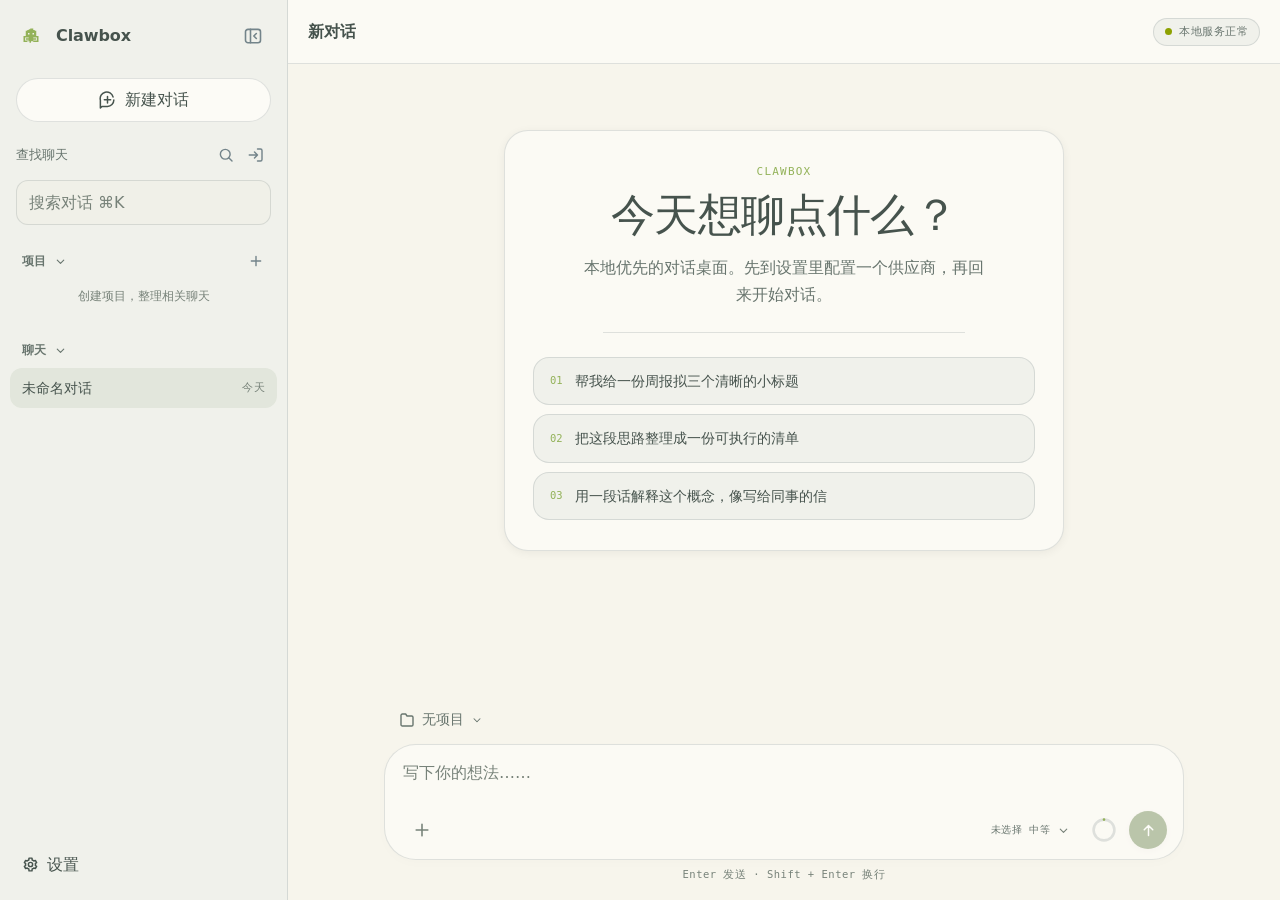
<file: index.html>
<!doctype html>
<html lang="zh-CN">
  <head>
    <meta charset="UTF-8" />
    <!-- 首帧 favicon / theme-color 回退：与 themes/base-themes.js 浅色基线一致（pear/canvas-mid）；主题激活后由 theme.js 按当前主题动态同步 -->
    <link rel="icon" href="data:image/svg+xml,%3Csvg xmlns='http://www.w3.org/2000/svg' viewBox='0 0 24 24'%3E%3Cpath fill='%2393B259' fill-rule='evenodd' clip-rule='evenodd' d='M9 3h2V2h4v2h2v1h2v7h3v8h-7v-1h-3v2h-2v-2H7v1H2v-8h3V5h2V4h2V3Z M8 8h2v2H8V8Z M14 8h2v2h-2V8Z M4 14h5v1H5v2h4v1H4v-4Z M20 14h-5v1h4v2h-4v1h5v-4Z'/%3E%3C/svg%3E" />
    <meta name="viewport" content="width=device-width, initial-scale=1.0, viewport-fit=cover" />
    <meta name="theme-color" content="#F7F5EC" />
    <meta name="color-scheme" content="light dark" />
    <meta name="description" content="Clawbox GPT — 纯前端静态版 AI 对话" />
    <title>Clawbox GPT</title>
    <script type="module" crossorigin src="./assets/app-Dd8olPHl.js?v=stream-fix-20260906"></script>
    <link rel="modulepreload" crossorigin href="./assets/TrustedIcon-B8cI1nMr.js">
    <link rel="stylesheet" crossorigin href="./assets/TrustedIcon-BhQZFpcX.css">
  </head>
  <body>
    <div id="app"></div>
    <noscript>Clawbox 需要 JavaScript 才能运行。请启用 JavaScript 后刷新页面。</noscript>
  </body>
</html>
</file>
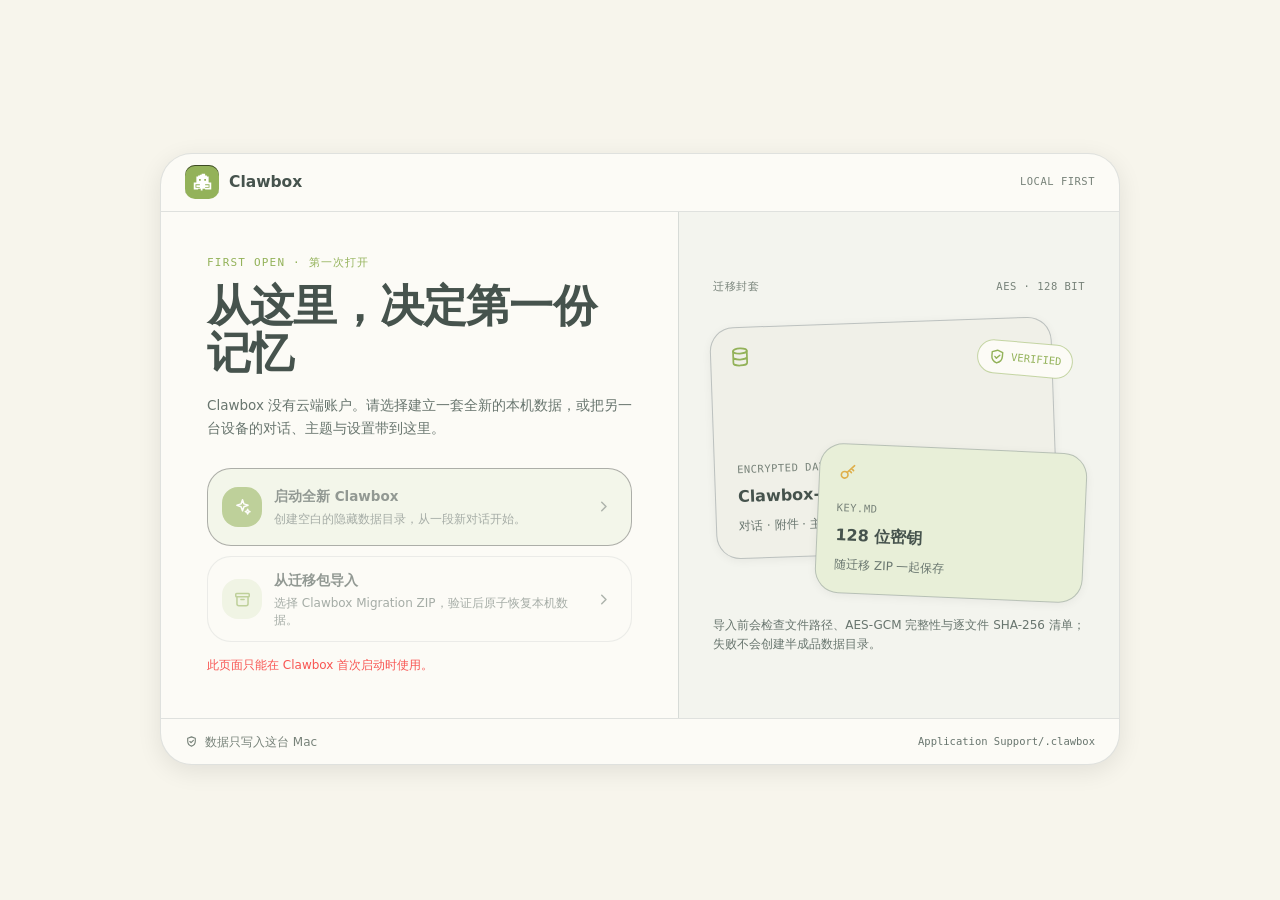
<file: onboarding.html>
<!doctype html>
<html lang="zh-CN">
  <head>
    <meta charset="UTF-8" />
    <!-- 首帧 favicon / theme-color 回退：与 themes/base-themes.js 浅色基线一致（pear/canvas-mid）；主题激活后由 theme.js 按当前主题动态同步 -->
    <link rel="icon" href="data:image/svg+xml,%3Csvg xmlns='http://www.w3.org/2000/svg' viewBox='0 0 24 24'%3E%3Cpath fill='%2393B259' fill-rule='evenodd' clip-rule='evenodd' d='M9 3h2V2h4v2h2v1h2v7h3v8h-7v-1h-3v2h-2v-2H7v1H2v-8h3V5h2V4h2V3Z M8 8h2v2H8V8Z M14 8h2v2h-2V8Z M4 14h5v1H5v2h4v1H4v-4Z M20 14h-5v1h4v2h-4v1h5v-4Z'/%3E%3C/svg%3E" />
    <meta name="viewport" content="width=device-width, initial-scale=1.0, viewport-fit=cover" />
    <meta name="theme-color" content="#F7F5EC" />
    <meta name="color-scheme" content="light dark" />
    <meta name="description" content="Clawbox GPT 首次启动" />
    <title>Clawbox GPT</title>
    <script type="module" crossorigin src="./assets/onboarding-DaSNv_ai.js"></script>
    <link rel="modulepreload" crossorigin href="./assets/TrustedIcon-B8cI1nMr.js">
    <link rel="stylesheet" crossorigin href="./assets/TrustedIcon-BhQZFpcX.css">
    <link rel="stylesheet" crossorigin href="./assets/onboarding-D6ukPRXK.css">
  </head>
  <body class="onboarding-page">
    <div id="app"></div>
    <noscript>Clawbox 需要 JavaScript 才能完成首次启动。</noscript>
  </body>
</html>
</file>
<file: assets/TrustedIcon-BhQZFpcX.css>
:root{--motion-sidebar: .24s;--font-ui: -apple-system, BlinkMacSystemFont, "SF Pro Text", "PingFang SC", "Microsoft YaHei", system-ui, sans-serif;--archive-w: 288px;--settings-index-w: 264px;--toolbar-h: 64px;--message-max-w: 800px;--settings-max-w: 940px;--composer-max-h: 160px;--size-display-lg: 44px;--lh-display-lg: 1.08;--ls-display-lg: -.8px;--size-display: 32px;--lh-display: 1.14;--ls-display: -.5px;--size-title: 21px;--lh-title: 1.22;--ls-title: -.2px;--size-title-sm: 16px;--lh-title-sm: 1.3;--ls-title-sm: -.1px;--size-headline: 15.5px;--lh-headline: 1.35;--ls-headline: -.1px;--size-body: 16px;--lh-body: 1.7;--ls-body: 0px;--size-body-sm: 13.5px;--lh-body-sm: 1.5;--ls-body-sm: 0px;--size-caption: 12px;--lh-caption: 1.4;--ls-caption: .1px;--size-eyebrow: 11px;--lh-eyebrow: 1.2;--ls-eyebrow: 1.2px;--size-meta: 10.5px;--lh-meta: 1.3;--ls-meta: .5px;--size-code: 13px;--lh-code: 1.55;--size-blockquote: 15px;--lh-blockquote: 1.6;--ls-blockquote: 0px;--canvas-start: #F7F5EC;--canvas-mid: #F7F5EC;--canvas-end: #F7F5EC;--surface-content: #FCFBF6;--surface-elevated: #F0F0E8;--paper-subtle: #F0F1EB;--paper-raised: #FCFBF6;--label: #46534D;--label-secondary: #68756E;--label-tertiary: #778279;--pear: #93B259;--pear-hover: #000000;--on-pear: #FFFFFF;--brand-logo: #93B259;--on-brand-logo: #FFFFFF;--user-bubble-bg: #E9EDDF;--user-bubble-border: #93B259;--on-user-bubble: #46534D;--accent: #93B259;--accent-hover: #A6C56A;--accent-pressed: #7F9E48;--accent-soft: #E8EFD8;--context: #93B259;--context-soft: #E8EFD8;--context-strong: #A6C56A;--fill-selected: #E2E6DC;--focus-ring: #93B259;--on-accent: #FFFFFF;--separator: rgba(92,106,114,.18);--separator-strong: rgba(92,106,114,.35);--destructive: #F85552;--warning: #DFAF4B;--success: #8DA101;--shadow-ink: rgba(0,0,0,.055);--shadow-ink-strong: rgba(0,0,0,.09);--vignette: rgba(0,0,0,0);--control-highlight: #000000;--control-highlight-strong: #000000;--control-shadow: #000000;--control-hover: #E6E9E1;--overlay-scrim: #000000;--overlay-text: #000000;--overlay-control: #000000;--overlay-shadow: #000000;--image-fill: #000000;--group-color-1: #000000;--group-color-2: #000000;--group-color-3: #000000;--group-color-4: #000000;--group-color-5: #000000;--grain-opacity: 0;--ambient-glow: rgba(0,0,0,0);--glass-bg: rgba(255,255,255,.08);--glass-strong-bg: rgba(255,255,255,.14);--rainbow-alpha: 0;--rainbow-alpha-active: 0;--rainbow: conic-gradient(#A7C080,#D699B6,#E67E80,#A7C080);--code-bg: #F2E9D3;--code-border: #D9DED3;--code-inline-bg: #E7EBE0;--code-inline-text: #46534D;--syntax-plain: #5C6A72;--syntax-comment: #82918A;--syntax-keyword: #D65D5D;--syntax-string: #8DA101;--syntax-constant: #B57614;--syntax-entity: #AF5F87;--syntax-variable: #5C6A72;--syntax-list: #93B259;--syntax-quote: #DFAF4B;--syntax-invalid: #F85552;--font-display: "New York", ui-serif, "Songti SC", "Noto Serif SC", Georgia, serif;--font-body: "New York", ui-serif, "Songti SC", "Noto Serif SC", Georgia, serif;--font-mono: "SF Mono", ui-monospace, SFMono-Regular, Menlo, Consolas, monospace;--font-code: "SF Mono", ui-monospace, SFMono-Regular, Menlo, Consolas, monospace;--radius-xs: 12px;--radius-sm: 16px;--radius-md: 24px;--radius-lg: 32px;--radius-capsule: 999px;--paper-shadow: 0 2px 10px var(--shadow-ink);--paper-shadow-raised: 0 6px 24px var(--shadow-ink-strong);--motion-quick: .15s;--motion-normal: .22s;--motion-panel: .3s;--ease-out: cubic-bezier(.22,1,.36,1);--ease-spring: cubic-bezier(.34,1.56,.64,1);--effort-panel: #F5EDDA;--effort-panel-ink: #5C6A72;--effort-track: #E5E2D4;--effort-accent: #93B259;--effort-accent-2: #93B259;--effort-max-accent: #D65DB1;--effort-max-start: #967D68;--effort-accent-soft: #E8EFD8;--effort-thumb: #FFFFFF;--effort-dot: #98A19B;--assistant-bubble-bg: #FFF9E8;--assistant-bubble-border: #000000;--btn-primary: #617D43;--btn-primary-hover: #526D37;--btn-primary-pressed: #455D2E;--on-btn-primary: #FFFFFF;--send-btn: #617D43;--send-btn-hover: #526D37;--send-btn-pressed: #455D2E;--on-send-btn: #FFFFFF;--icon-btn-ink: #73848A;--icon-btn-ink-hover: #5C6A72;--icon-btn-hover-bg: #E6E9E1;--canvas: var(--canvas-mid);--paper: var(--surface-content);--ink: var(--label);--ink-soft: var(--label-secondary);--ink-muted: var(--label-tertiary);--line: var(--separator);--line-soft: var(--separator);--line-strong: var(--separator-strong);--danger: var(--destructive);--accent-contrast: var(--on-accent)}:root[data-scheme=dark]{--canvas-start: #232A2E;--canvas-mid: #232A2E;--canvas-end: #232A2E;--surface-content: #2D353B;--surface-elevated: #343F44;--paper-subtle: #2D353B;--paper-raised: #343F44;--label: #D3C6AA;--label-secondary: #A7A995;--label-tertiary: #7F897E;--pear: #A7C080;--pear-hover: #000000;--on-pear: #FFFFFF;--brand-logo: #A7C080;--on-brand-logo: #FFFFFF;--user-bubble-bg: #3A4540;--user-bubble-border: #A7C080;--on-user-bubble: #D3C6AA;--accent: #A7C080;--accent-hover: #B7D08F;--accent-pressed: #8FAE6B;--accent-soft: #3A4540;--context: #A7C080;--context-soft: #3A4540;--context-strong: #B7D08F;--fill-selected: #38433D;--focus-ring: #A7C080;--on-accent: #FFFFFF;--separator: rgba(211,198,170,.18);--separator-strong: rgba(211,198,170,.35);--destructive: #E67E80;--warning: #DBBC7F;--success: #A7C080;--shadow-ink: rgba(0,0,0,.055);--shadow-ink-strong: rgba(0,0,0,.09);--vignette: rgba(0,0,0,0);--control-highlight: #000000;--control-highlight-strong: #000000;--control-shadow: #000000;--control-hover: #39433F;--overlay-scrim: #000000;--overlay-text: #000000;--overlay-control: #000000;--overlay-shadow: #000000;--image-fill: #000000;--group-color-1: #000000;--group-color-2: #000000;--group-color-3: #000000;--group-color-4: #000000;--group-color-5: #000000;--grain-opacity: 0;--ambient-glow: rgba(0,0,0,0);--glass-bg: rgba(255,255,255,.08);--glass-strong-bg: rgba(255,255,255,.14);--rainbow-alpha: 0;--rainbow-alpha-active: 0;--rainbow: conic-gradient(#A7C080,#D699B6,#E67E80,#A7C080);--code-bg: #202629;--code-border: #465149;--code-inline-bg: #35403A;--code-inline-text: #D3C6AA;--syntax-plain: #D3C6AA;--syntax-comment: #859289;--syntax-keyword: #E67E80;--syntax-string: #A7C080;--syntax-constant: #DBBC7F;--syntax-entity: #D699B6;--syntax-variable: #D3C6AA;--syntax-list: #A7C080;--syntax-quote: #DBBC7F;--syntax-invalid: #E67E80;--font-display: "New York", ui-serif, "Songti SC", "Noto Serif SC", Georgia, serif;--font-body: "New York", ui-serif, "Songti SC", "Noto Serif SC", Georgia, serif;--font-mono: "SF Mono", ui-monospace, SFMono-Regular, Menlo, Consolas, monospace;--font-code: "SF Mono", ui-monospace, SFMono-Regular, Menlo, Consolas, monospace;--radius-xs: 12px;--radius-sm: 16px;--radius-md: 24px;--radius-lg: 32px;--radius-capsule: 999px;--paper-shadow: 0 2px 10px var(--shadow-ink);--paper-shadow-raised: 0 6px 24px var(--shadow-ink-strong);--motion-quick: .15s;--motion-normal: .22s;--motion-panel: .3s;--ease-out: cubic-bezier(.22,1,.36,1);--ease-spring: cubic-bezier(.34,1.56,.64,1);--effort-panel: #343F44;--effort-panel-ink: #D3C6AA;--effort-track: #48514D;--effort-accent: #A7C080;--effort-accent-2: #A7C080;--effort-max-accent: #D65DB1;--effort-max-start: #967D68;--effort-accent-soft: #3A4540;--effort-thumb: #FFFFFF;--effort-dot: #7F897E;--assistant-bubble-bg: #343F44;--assistant-bubble-border: #000000;--btn-primary: #A7C080;--btn-primary-hover: #B7D08F;--btn-primary-pressed: #8FAE6B;--on-btn-primary: #253024;--send-btn: #A7C080;--send-btn-hover: #B7D08F;--send-btn-pressed: #8FAE6B;--on-send-btn: #253024;--icon-btn-ink: #A7A995;--icon-btn-ink-hover: #D3C6AA;--icon-btn-hover-bg: #39433F;--canvas: var(--canvas-mid);--paper: var(--surface-content);--ink: var(--label);--ink-soft: var(--label-secondary);--ink-muted: var(--label-tertiary);--line: var(--separator);--line-soft: var(--separator);--line-strong: var(--separator-strong);--danger: var(--destructive);--accent-contrast: var(--on-accent)}@media(prefers-color-scheme:dark){:root:not([data-scheme=light]){--canvas-start: #232A2E;--canvas-mid: #232A2E;--canvas-end: #232A2E;--surface-content: #2D353B;--surface-elevated: #343F44;--paper-subtle: #2D353B;--paper-raised: #343F44;--label: #D3C6AA;--label-secondary: #A7A995;--label-tertiary: #7F897E;--pear: #A7C080;--pear-hover: #000000;--on-pear: #FFFFFF;--brand-logo: #A7C080;--on-brand-logo: #FFFFFF;--user-bubble-bg: #3A4540;--user-bubble-border: #A7C080;--on-user-bubble: #D3C6AA;--accent: #A7C080;--accent-hover: #B7D08F;--accent-pressed: #8FAE6B;--accent-soft: #3A4540;--context: #A7C080;--context-soft: #3A4540;--context-strong: #B7D08F;--fill-selected: #38433D;--focus-ring: #A7C080;--on-accent: #FFFFFF;--separator: rgba(211,198,170,.18);--separator-strong: rgba(211,198,170,.35);--destructive: #E67E80;--warning: #DBBC7F;--success: #A7C080;--shadow-ink: rgba(0,0,0,.055);--shadow-ink-strong: rgba(0,0,0,.09);--vignette: rgba(0,0,0,0);--control-highlight: #000000;--control-highlight-strong: #000000;--control-shadow: #000000;--control-hover: #39433F;--overlay-scrim: #000000;--overlay-text: #000000;--overlay-control: #000000;--overlay-shadow: #000000;--image-fill: #000000;--group-color-1: #000000;--group-color-2: #000000;--group-color-3: #000000;--group-color-4: #000000;--group-color-5: #000000;--grain-opacity: 0;--ambient-glow: rgba(0,0,0,0);--glass-bg: rgba(255,255,255,.08);--glass-strong-bg: rgba(255,255,255,.14);--rainbow-alpha: 0;--rainbow-alpha-active: 0;--rainbow: conic-gradient(#A7C080,#D699B6,#E67E80,#A7C080);--code-bg: #202629;--code-border: #465149;--code-inline-bg: #35403A;--code-inline-text: #D3C6AA;--syntax-plain: #D3C6AA;--syntax-comment: #859289;--syntax-keyword: #E67E80;--syntax-string: #A7C080;--syntax-constant: #DBBC7F;--syntax-entity: #D699B6;--syntax-variable: #D3C6AA;--syntax-list: #A7C080;--syntax-quote: #DBBC7F;--syntax-invalid: #E67E80;--font-display: "New York", ui-serif, "Songti SC", "Noto Serif SC", Georgia, serif;--font-body: "New York", ui-serif, "Songti SC", "Noto Serif SC", Georgia, serif;--font-mono: "SF Mono", ui-monospace, SFMono-Regular, Menlo, Consolas, monospace;--font-code: "SF Mono", ui-monospace, SFMono-Regular, Menlo, Consolas, monospace;--radius-xs: 12px;--radius-sm: 16px;--radius-md: 24px;--radius-lg: 32px;--radius-capsule: 999px;--paper-shadow: 0 2px 10px var(--shadow-ink);--paper-shadow-raised: 0 6px 24px var(--shadow-ink-strong);--motion-quick: .15s;--motion-normal: .22s;--motion-panel: .3s;--ease-out: cubic-bezier(.22,1,.36,1);--ease-spring: cubic-bezier(.34,1.56,.64,1);--effort-panel: #343F44;--effort-panel-ink: #D3C6AA;--effort-track: #48514D;--effort-accent: #A7C080;--effort-accent-2: #A7C080;--effort-max-accent: #D65DB1;--effort-max-start: #967D68;--effort-accent-soft: #3A4540;--effort-thumb: #FFFFFF;--effort-dot: #7F897E;--assistant-bubble-bg: #343F44;--assistant-bubble-border: #000000;--btn-primary: #A7C080;--btn-primary-hover: #B7D08F;--btn-primary-pressed: #8FAE6B;--on-btn-primary: #253024;--send-btn: #A7C080;--send-btn-hover: #B7D08F;--send-btn-pressed: #8FAE6B;--on-send-btn: #253024;--icon-btn-ink: #A7A995;--icon-btn-ink-hover: #D3C6AA;--icon-btn-hover-bg: #39433F;--canvas: var(--canvas-mid);--paper: var(--surface-content);--ink: var(--label);--ink-soft: var(--label-secondary);--ink-muted: var(--label-tertiary);--line: var(--separator);--line-soft: var(--separator);--line-strong: var(--separator-strong);--danger: var(--destructive);--accent-contrast: var(--on-accent)}}*,*:before,*:after{box-sizing:border-box}html,body{margin:0;padding:0;height:100%}html{-webkit-text-size-adjust:100%;text-size-adjust:100%}body{--control-hover: color-mix(in srgb, var(--label) 7%, transparent);--icon-btn-hover-bg: var(--control-hover);--radius-xs: 12px;--radius-sm: 16px;--radius-md: 24px;--radius-lg: 32px;--shadow-ink: rgb(0 0 0 / .055);--shadow-ink-strong: rgb(0 0 0 / .09);--paper-shadow: 0 2px 10px var(--shadow-ink);--paper-shadow-raised: 0 6px 24px var(--shadow-ink-strong);font-family:var(--font-ui);font-size:var(--size-body);line-height:var(--lh-body);color:var(--label);background-color:var(--canvas-mid);-webkit-font-smoothing:antialiased;-moz-osx-font-smoothing:grayscale;overflow:hidden}#app{height:100%}.visually-hidden{position:absolute!important;width:1px!important;height:1px!important;padding:0!important;margin:-1px!important;overflow:hidden!important;clip:rect(0,0,0,0)!important;white-space:nowrap!important;border:0!important}.app-canvas{position:relative;min-height:100%;background:var(--canvas-mid)}html.transparency-mode .archive-drawer,html.transparency-mode .settings-index{background:var(--appearance-panel-bg, var(--surface-content));backdrop-filter:var(--appearance-backdrop-filter, none);-webkit-backdrop-filter:var(--appearance-backdrop-filter, none)}html.transparency-mode .message-entry.user .message-paper{backdrop-filter:var(--appearance-backdrop-filter, none);-webkit-backdrop-filter:var(--appearance-backdrop-filter, none)}html.transparency-mode .mobile-nav{background:var(--appearance-panel-bg, var(--surface-content));backdrop-filter:var(--appearance-backdrop-filter, none);-webkit-backdrop-filter:var(--appearance-backdrop-filter, none)}h1,h2,h3,h4,h5,h6,p,figure,blockquote,dl,dd{margin:0}ul,ol{margin:0;padding:0}img,svg,video{display:block;max-width:100%}button,input,textarea,select{font:inherit;color:inherit}button{cursor:pointer;background:none;border:none;padding:0}a{color:var(--context);text-decoration:none;text-underline-offset:3px;text-decoration-thickness:1px}a:hover{text-decoration:underline}::selection{background:var(--accent-soft);color:var(--label)}:focus{outline:none}:focus-visible{outline:1.5px solid var(--focus-ring);outline-offset:2px;border-radius:var(--radius-xs);box-shadow:0 0 0 4.5px color-mix(in srgb,var(--focus-ring) 20%,transparent)}::-webkit-scrollbar{width:10px;height:10px}::-webkit-scrollbar-track{background:transparent}::-webkit-scrollbar-thumb{background:var(--separator);border-radius:var(--radius-capsule);border:3px solid transparent;background-clip:padding-box}::-webkit-scrollbar-thumb:hover{background-color:var(--separator-strong);background-clip:padding-box}@media(prefers-reduced-motion:reduce){*,*:before,*:after{animation-duration:.01ms!important;animation-iteration-count:1!important;transition-duration:.01ms!important;scroll-behavior:auto!important}}.app-shell{position:relative;z-index:1;display:grid;grid-template-columns:var(--archive-w) minmax(0,1fr);overflow:hidden;transition:grid-template-columns var(--motion-sidebar) var(--ease-out);height:100vh;height:100dvh}.window-drag-band{position:fixed;top:0;left:0;right:0;height:34px;z-index:60;-webkit-app-region:drag;pointer-events:none;display:none}body.desktop-embed .window-drag-band{display:block}body.desktop-embed .drawer-head{padding-top:44px}body.desktop-embed .stage-header{padding-top:30px;min-height:86px}body.desktop-embed .stage{--stage-top: 86px}.drawer-brand{display:flex;align-items:center;gap:10px;min-width:0}.rail-brand{display:grid;place-items:center;width:30px;height:30px;color:var(--brand-logo);flex:none}.sidebar-footer{display:flex;align-items:center;gap:8px;padding:12px 16px;border-top:1px solid var(--separator)}.sidebar-settings{display:inline-flex;align-items:center;gap:8px;padding:8px 0;color:var(--label-secondary)}.stage-trailing{display:flex;align-items:center;gap:8px;min-width:0}.stage-trailing .focus-settings{display:none}.app-shell[data-archives=collapsed] .focus-settings,.app-shell[data-archives=rail] .focus-settings{display:inline-flex}.archive-drawer{width:var(--archive-w);min-width:0;overflow:hidden;visibility:visible;transition:transform var(--motion-sidebar) var(--ease-out),opacity var(--motion-sidebar) var(--ease-out),visibility 0s;display:flex;flex-direction:column;min-height:0;border-right:1px solid var(--separator);background:color-mix(in srgb,var(--paper-subtle) 55%,var(--canvas-mid))}.drawer-head{display:flex;align-items:center;justify-content:space-between;gap:8px;padding:18px 16px 10px}.drawer-title{font-family:var(--font-ui);font-size:var(--size-title-sm);line-height:var(--lh-title-sm);letter-spacing:var(--ls-title-sm);font-weight:600}.drawer-tools{display:flex;align-items:center;gap:2px}.drawer-search{padding:4px 16px 8px}.drawer-filter{display:flex;gap:4px;padding:2px 16px 10px;border-bottom:1px solid var(--separator)}.filter-chip{flex:1;padding:5px 10px;border-radius:var(--radius-capsule);font-size:var(--size-caption);line-height:var(--lh-caption);letter-spacing:var(--ls-caption);font-weight:500;color:var(--label-secondary);transition:background var(--motion-quick) var(--ease-out),color var(--motion-quick) var(--ease-out)}.filter-chip:hover{background:var(--context-soft);color:var(--label)}.filter-chip[aria-pressed=true]{background:var(--fill-selected);color:var(--context)}.conversation-scroll{flex:1;min-height:0;overflow-y:auto;padding:10px 10px 16px}.list-group{margin-bottom:8px}.group-label{display:flex;align-items:center;gap:8px;padding:12px 8px 6px;font-family:var(--font-mono);font-size:var(--size-eyebrow);line-height:var(--lh-eyebrow);letter-spacing:var(--ls-eyebrow);text-transform:uppercase;color:var(--label-secondary);user-select:none}.group-label:after{content:"";flex:1;height:1px;background:var(--separator)}.group-count{font-variant-numeric:tabular-nums;color:var(--label-tertiary)}.stage{grid-column:2;position:relative;display:flex;flex-direction:column;min-width:0;min-height:0;--stage-top: var(--toolbar-h)}.stage-header{position:absolute;top:0;left:0;right:0;z-index:6;display:flex;align-items:center;justify-content:space-between;gap:12px;min-height:var(--stage-top);padding:0 20px;border-bottom:1px solid var(--separator);background:var(--appearance-panel-bg, var(--surface-content));backdrop-filter:var(--appearance-backdrop-filter, none);-webkit-backdrop-filter:var(--appearance-backdrop-filter, none);flex:none}.stage-leading{display:flex;align-items:center;gap:6px;min-width:0}#drawerToggleBtn{display:none}@media(max-width:1040px){#drawerToggleBtn{display:inline-flex}}.app-shell[data-archives=collapsed] #drawerToggleBtn{display:inline-flex}.app-shell[data-archives=collapsed]{grid-template-columns:0px minmax(0,1fr)}.app-shell[data-archives=collapsed] .archive-drawer{transform:translate(-100%);opacity:0;visibility:hidden;transition-delay:0s,0s,var(--motion-sidebar)}.stage-heading{min-width:0}.stage-title{font-family:var(--font-ui);font-size:var(--size-title-sm);line-height:1.25;letter-spacing:var(--ls-title-sm);font-weight:600;white-space:nowrap;overflow:hidden;text-overflow:ellipsis}.stage-actions{display:flex;align-items:center;gap:6px;flex:none}.stage-body{position:relative;flex:1;min-height:0;display:flex;padding-top:var(--stage-top)}.page{display:none;flex:1;min-width:0;min-height:0}.page.page-active{display:flex}.mobile-nav{display:none}#popoverHost{position:fixed;inset:0;z-index:90;pointer-events:none}.popover-layer{position:absolute;inset:0;pointer-events:none}.popover-layer .popover-card{pointer-events:auto}.popover-scrim{position:absolute;inset:0;background:transparent;pointer-events:auto}.popover-layer[data-scrim=off] .popover-scrim{pointer-events:none}.drawer-scrim{display:none}#modalHost{position:fixed;inset:0;z-index:120;pointer-events:none}#lightbox{position:fixed;inset:0;z-index:150;display:none}#lightbox.lightbox-open{display:grid;place-items:center}@media(prefers-reduced-motion:reduce){.app-shell{transition:none}.archive-drawer,.drawer-scrim{transition:opacity .1s var(--ease-out)}}body.prefers-reduced-motion .app-shell,body.prefers-reduced-motion .archive-drawer,body.prefers-reduced-motion .drawer-scrim{transition:none}.app-shell[data-show-archives=false] .stage{grid-column:1}:root{--compact-rail-w: 56px}.compact-rail{position:absolute;inset:0 auto 0 0;z-index:4;width:var(--compact-rail-w);padding:18px 8px 12px;display:flex;flex-direction:column;align-items:center;gap:16px;background:var(--paper-subtle);border-right:1px solid var(--separator);opacity:0;visibility:hidden;transition:opacity var(--motion-sidebar) var(--ease-out),visibility 0s var(--motion-sidebar)}.rail-spacer{flex:1}.app-shell[data-archives=collapsed]{grid-template-columns:var(--compact-rail-w) minmax(0,1fr)}.app-shell[data-archives=collapsed] .compact-rail,.app-shell[data-archives=rail] .compact-rail{opacity:1;visibility:visible;transition-delay:0s}.compact-rail[inert]{opacity:0;visibility:hidden;pointer-events:none}.app-shell[data-show-archives=false] .compact-rail{display:none}.archive-drawer{background:var(--paper-subtle)}.sidebar-new{display:flex;align-items:center;justify-content:center;gap:8px;min-height:44px;margin:14px 16px 18px;border:1px solid var(--separator);border-radius:var(--radius-md);background:var(--surface-content);color:var(--label)}.sidebar-list-heading{display:flex;align-items:center;padding:0 16px 6px;color:var(--label-secondary);font-size:13px}.sidebar-list-heading>span{flex:1}.sidebar-list-heading .icon-btn{width:30px;height:30px}.sidebar-footer{padding:10px;border-top:0;gap:4px}.sidebar-settings{flex:1;padding:12px;border-radius:var(--radius-sm);color:var(--label);transition:background var(--motion-quick) var(--ease-out)}.drawer-filter{border:0}.filter-chip{border-radius:var(--radius-sm)}.filter-chip[aria-pressed=true]{color:var(--label)}.group-label{font-family:var(--font-ui);letter-spacing:0}.group-label:after{display:none}body.desktop-embed .compact-rail{padding-top:44px}@media(hover:hover)and (pointer:fine){.sidebar-settings:hover,.sidebar-new:hover{background:var(--control-hover)}}@media(min-width:721px){.app-shell[data-archives] #drawerToggleBtn{display:none}}@media(prefers-reduced-motion:reduce){.compact-rail{transition:none}}.rail-expand{position:relative}.rail-brand-mark,.rail-expand-mark{position:absolute;display:grid;place-items:center}.rail-brand-mark{color:var(--brand-logo)}.rail-expand-mark{opacity:0}.rail-expand:focus-visible .rail-brand-mark{opacity:0}.rail-expand:focus-visible .rail-expand-mark{opacity:1}@media(hover:hover)and (pointer:fine){.rail-expand:hover .rail-brand-mark{opacity:0}.rail-expand:hover .rail-expand-mark{opacity:1}}.paper-panel{position:relative;background:var(--appearance-panel-bg, var(--surface-content));backdrop-filter:var(--appearance-backdrop-filter, none);-webkit-backdrop-filter:var(--appearance-backdrop-filter, none);border:.8px solid var(--separator);border-radius:var(--radius-md);box-shadow:var(--paper-shadow)}.paper-panel[data-tone=subtle]{background:var(--paper-subtle);box-shadow:none}.paper-panel[data-tone=raised]{background:var(--paper-raised);border-radius:var(--radius-lg);box-shadow:var(--paper-shadow-raised)}.btn{display:inline-flex;align-items:center;justify-content:center;gap:7px;min-height:40px;padding:7px 16px;border-radius:var(--radius-xs);font-size:var(--size-caption);line-height:1;letter-spacing:var(--ls-caption);font-weight:600;color:var(--label);white-space:nowrap;transition:background var(--motion-quick) var(--ease-out),color var(--motion-quick) var(--ease-out),box-shadow var(--motion-quick) var(--ease-out),transform var(--motion-quick) var(--ease-out),opacity var(--motion-quick) var(--ease-out)}.btn:active:not(:disabled){transform:translateY(.5px) scale(.99)}.btn:disabled{opacity:.42;cursor:not-allowed}.btn-primary{background:var(--btn-primary);color:var(--on-btn-primary);box-shadow:0 2px 8px var(--shadow-ink)}.btn-primary:hover:not(:disabled){background:var(--btn-primary-hover)}.btn-primary:active:not(:disabled){background:var(--btn-primary-pressed)}.btn-secondary{background:var(--surface-elevated);border:.8px solid var(--separator)}.btn-secondary:hover:not(:disabled){background:var(--fill-selected)}.btn-plain{color:var(--label-secondary)}.btn-plain:hover:not(:disabled){background:var(--context-soft);color:var(--label)}.btn-destructive{color:var(--destructive);background:color-mix(in srgb,var(--destructive) 13%,transparent)}.btn-destructive:hover:not(:disabled){background:color-mix(in srgb,var(--destructive) 19%,transparent)}.btn-ghost{border:.8px solid var(--separator);background:transparent;color:var(--label-secondary)}.btn-ghost:hover:not(:disabled){color:var(--label);border-color:var(--separator-strong)}.icon-btn{display:inline-flex;align-items:center;justify-content:center;width:36px;height:36px;flex:none;border-radius:var(--radius-xs);color:var(--icon-btn-ink);transition:background var(--motion-quick) var(--ease-out),color var(--motion-quick) var(--ease-out),opacity var(--motion-quick) var(--ease-out)}.icon-btn:hover:not(:disabled){background:color-mix(in srgb,var(--label) 8%,transparent);color:var(--icon-btn-ink-hover)}.icon-btn:active:not(:disabled){background:var(--fill-selected)}.icon-btn[aria-pressed=true],.icon-btn.is-selected{color:var(--context);background:var(--fill-selected)}.icon-btn:disabled{opacity:.42;cursor:not-allowed}.icon-btn.danger:hover:not(:disabled){background:color-mix(in srgb,var(--destructive) 13%,transparent);color:var(--destructive)}.icon-btn.small{width:30px;height:30px}.field{width:100%;min-height:38px;padding:8px 12px;border:.8px solid var(--separator);border-radius:var(--radius-xs);background:var(--surface-elevated);color:var(--label);caret-color:var(--context);transition:border-color var(--motion-quick) var(--ease-out),box-shadow var(--motion-quick) var(--ease-out)}.field::placeholder{color:var(--label-tertiary)}.field:hover:not(:focus){border-color:var(--separator-strong)}.field:focus-visible{outline:none;border-color:var(--focus-ring);box-shadow:0 0 0 1.5px var(--focus-ring),0 0 0 5px color-mix(in srgb,var(--focus-ring) 20%,transparent)}textarea.field{resize:vertical;line-height:1.5}.field-label{display:block;font-family:var(--font-mono);font-size:var(--size-eyebrow);line-height:var(--lh-eyebrow);letter-spacing:var(--ls-eyebrow);text-transform:uppercase;color:var(--label-secondary);margin-bottom:7px}.field-help{font-size:var(--size-body-sm);line-height:1.45;color:var(--label-tertiary);margin-top:6px}.field-row{display:flex;gap:10px}.field-row>*{flex:1;min-width:0}.form-section{padding:18px 0;border-bottom:1px solid var(--separator)}.form-section:last-child{border-bottom:none}.select-field{appearance:none;padding-right:32px;background-image:linear-gradient(45deg,transparent 50%,var(--label-secondary) 50%),linear-gradient(135deg,var(--label-secondary) 50%,transparent 50%);background-position:calc(100% - 16px) 55%,calc(100% - 11px) 55%;background-size:5px 5px;background-repeat:no-repeat}.toggle-zone{display:flex;align-items:center;justify-content:space-between;gap:14px;padding:10px 0}.toggle-label{font-size:var(--size-body-sm);line-height:1.45;color:var(--label)}.toggle-hint{font-size:var(--size-caption);line-height:1.4;color:var(--label-tertiary)}.toggle{position:relative;width:42px;height:26px;flex:none;border-radius:var(--radius-capsule);background:var(--paper-subtle);border:.8px solid var(--separator);transition:background var(--motion-quick) var(--ease-out),border-color var(--motion-quick) var(--ease-out)}.toggle:after{content:"";position:absolute;top:2.5px;left:3px;width:19px;height:19px;border-radius:50%;background:var(--surface-elevated);box-shadow:0 1px 3px var(--shadow-ink);transition:transform var(--motion-normal) var(--ease-spring)}.toggle[aria-checked=true]{background:var(--pear);border-color:var(--pear)}.toggle[aria-checked=true]:after{transform:translate(15px)}.segmented{display:inline-flex;padding:3px;gap:2px;border-radius:var(--radius-sm);background:var(--paper-subtle);border:.8px solid var(--separator)}.segment{min-height:30px;padding:5px 14px;border-radius:var(--radius-xs);font-size:var(--size-caption);font-weight:500;letter-spacing:var(--ls-caption);color:var(--label-secondary);transition:background var(--motion-quick) var(--ease-out),color var(--motion-quick) var(--ease-out)}.segment:hover{color:var(--label)}.segment[aria-pressed=true]{background:var(--surface-elevated);color:var(--label);font-weight:600;box-shadow:0 1px 4px var(--shadow-ink)}.badge{display:inline-flex;align-items:center;gap:5px;padding:3px 9px;border-radius:var(--radius-capsule);font-family:var(--font-mono);font-size:var(--size-meta);line-height:var(--lh-meta);letter-spacing:var(--ls-meta);font-variant-numeric:tabular-nums;color:var(--context);background:var(--context-soft);max-width:220px}.badge span{overflow:hidden;text-overflow:ellipsis;white-space:nowrap}.status-pill{display:inline-flex;align-items:center;gap:7px;min-height:28px;padding:4px 11px;border-radius:var(--radius-capsule);border:.8px solid var(--separator);font-family:var(--font-mono);font-size:var(--size-meta);line-height:var(--lh-meta);letter-spacing:var(--ls-meta);color:var(--label-secondary);background:var(--paper-subtle);font-variant-numeric:tabular-nums}.status-dot{width:7px;height:7px;border-radius:50%;flex:none;background:var(--label-tertiary)}.status-dot[data-tone=checking]{background:var(--warning)}.status-dot[data-tone=ok]{background:var(--success)}.status-dot[data-tone=down]{background:var(--destructive)}.conversation-item{position:relative;display:block;width:100%;text-align:left;padding:9px 10px 9px 14px;border-radius:var(--radius-sm);transition:background var(--motion-quick) var(--ease-out)}.conversation-item:hover{background:var(--context-soft)}.conversation-item+.conversation-item{margin-top:4px}.conversation-item.is-selected{background:var(--fill-selected)}.conversation-item:focus-visible{outline:2px solid var(--context);outline-offset:-2px;box-shadow:none;background:var(--context-soft)}.conversation-item.is-selected:focus-visible{background:var(--fill-selected)}.conv-top{display:flex;align-items:baseline;gap:6px}.conv-title{flex:1;min-width:0;font-family:var(--font-ui);font-size:var(--size-body-sm);line-height:1.35;font-weight:500;white-space:nowrap;overflow:hidden;text-overflow:ellipsis}.conv-pin{flex:none;color:var(--context);display:inline-flex}.conv-live{flex:none;display:inline-flex;align-items:center;color:var(--context)}.conv-meta{display:flex;align-items:center;gap:8px;margin-top:3px;font-family:var(--font-mono);font-size:var(--size-meta);line-height:var(--lh-meta);letter-spacing:var(--ls-meta);font-variant-numeric:tabular-nums;color:var(--label-tertiary)}.conv-meta .conv-model{min-width:0;overflow:hidden;text-overflow:ellipsis;white-space:nowrap}.conv-snapshot{color:var(--warning)}.conv-actions{position:absolute;top:50%;right:8px;transform:translateY(-50%);display:none;padding:0;background:transparent;border:0;box-shadow:none}.conversation-item:hover .conv-actions,.conversation-item:focus-within .conv-actions,.conversation-item.menu-open .conv-actions{display:inline-flex}.empty-list-note{padding:26px 12px;text-align:center;font-size:var(--size-body-sm);line-height:1.6;color:var(--label-tertiary)}.chat-page{flex-direction:column;min-height:0}.message-scroll{flex:1;min-height:0;overflow-y:auto;overscroll-behavior:contain;scroll-behavior:auto}.message-list{max-width:var(--message-max-w);margin:0 auto;padding:26px 24px 30px;display:flex;flex-direction:column;gap:22px}.message-entry{display:flex;flex-direction:column;animation:message-in var(--motion-panel) var(--ease-out) both;content-visibility:auto;contain-intrinsic-size:auto 160px}@keyframes message-in{0%{opacity:0;transform:translateY(4px)}to{opacity:1;transform:none}}.message-entry.branch-switch-instant{animation:none}.message-entry.user{align-items:flex-end}.message-entry.user .message-paper{max-width:86%;padding:11px 16px;color:var(--on-user-bubble);background:var(--user-bubble-bg);border:.8px solid color-mix(in srgb,var(--user-bubble-border) 25%,transparent);border-radius:var(--radius-md) var(--radius-md) 6px var(--radius-md);box-shadow:none;overflow-wrap:break-word}.message-branch-switcher{display:inline-flex;align-items:center;justify-content:center;gap:2px;min-height:28px;margin-top:2px;margin-right:2px;color:var(--label-tertiary);font-family:var(--font-mono);font-size:var(--size-meta);line-height:1;font-variant-numeric:tabular-nums}.message-entry.user .message-branch-switcher{align-self:flex-end}.branch-nav-btn{display:grid;place-items:center;width:28px;height:28px;padding:0;border:0;border-radius:var(--radius-xs);color:var(--label-secondary);background:transparent;transition:color var(--motion-quick) var(--ease-out),background var(--motion-quick) var(--ease-out),transform var(--motion-quick) var(--ease-out)}.branch-nav-btn:hover:not(:disabled){color:var(--context);background:var(--context-soft)}.branch-nav-btn:active:not(:disabled){transform:scale(.92)}.branch-nav-btn:focus-visible{outline:2px solid var(--focus-ring);outline-offset:1px}.branch-nav-btn:disabled{color:var(--label-tertiary);opacity:.42;cursor:default}.branch-count{min-width:42px;padding:0 2px;text-align:center;color:var(--label-secondary)}.message-branch-switcher.is-disabled{opacity:.72}@media(prefers-reduced-motion:reduce){.branch-nav-btn{transition:none}}.message-entry.user .message-body a{color:inherit;text-decoration:underline}.message-entry.assistant{position:relative}.message-entry.assistant .message-body{overflow-wrap:break-word}.message-entry.assistant.is-response-pending .message-body{display:none}.assistant-head{display:flex;align-items:center;gap:9px;margin-bottom:8px}.assistant-glyph{display:inline-flex;align-items:center;justify-content:center;width:24px;height:24px;flex:none;border-radius:var(--radius-xs);background:var(--context-soft);color:var(--context)}.assistant-name{font-family:var(--font-ui);font-size:var(--size-body-sm);line-height:1.25;font-weight:600;letter-spacing:-.1px}.assistant-model{font-family:var(--font-mono);font-size:var(--size-meta);line-height:var(--lh-meta);letter-spacing:var(--ls-meta);color:var(--label-tertiary);font-variant-numeric:tabular-nums;overflow:hidden;text-overflow:ellipsis;white-space:nowrap}.message-meta{display:flex;align-items:center;gap:10px;margin-top:7px;font-family:var(--font-mono);font-size:var(--size-meta);line-height:var(--lh-meta);letter-spacing:var(--ls-meta);color:var(--label-tertiary);font-variant-numeric:tabular-nums}.message-meta .meta-warning{color:var(--warning)}.message-body{font-family:var(--font-body);font-size:var(--size-body);line-height:var(--lh-body);letter-spacing:var(--ls-body);min-width:0;overflow-wrap:break-word}.compress-notice{display:flex;align-items:center;gap:8px;min-height:32px;padding:3px 0;cursor:pointer;color:var(--label-secondary)}.compress-notice:focus-visible{outline:2px solid var(--focus-ring);outline-offset:2px}.compress-notice-icon{display:grid;flex:0 0 18px;width:18px;height:18px;place-items:center;color:var(--context)}.compress-notice.is-error .compress-notice-icon{color:var(--destructive)}.compress-notice.is-running .compress-notice-icon{color:var(--warning)}.compress-notice-title{display:flex;min-width:0;flex:1;align-items:baseline;gap:7px}.compress-notice-action{color:var(--label);font-size:var(--size-body-sm);font-weight:600;white-space:nowrap}.compress-notice-status{flex:none;margin-left:auto;font-size:var(--size-caption);font-variant-numeric:tabular-nums;color:var(--label-tertiary)}.compress-notice-chevron{display:inline-flex;flex:none;color:var(--label-tertiary)}.message-notice{display:inline-flex;align-items:center;gap:7px;padding:7px 14px;border-radius:var(--radius-capsule);border:.8px solid var(--separator);background:var(--paper-subtle);color:var(--label-secondary);font-family:var(--font-mono);font-size:var(--size-caption);letter-spacing:var(--ls-meta)}.message-notice.is-running{color:var(--context);border-color:color-mix(in srgb,var(--context) 30%,transparent)}.message-actions{display:flex;align-items:center;gap:2px;margin-top:4px;opacity:0;transition:opacity var(--motion-quick) var(--ease-out)}.message-entry:hover .message-actions,.message-entry:focus-within .message-actions,.message-actions.always-visible{opacity:1}.message-entry.editing{align-items:stretch;width:100%}.message-editor{background:var(--appearance-panel-bg, var(--surface-content));backdrop-filter:var(--appearance-backdrop-filter, none);-webkit-backdrop-filter:var(--appearance-backdrop-filter, none);border:.8px solid var(--separator);border-radius:var(--radius-md);box-shadow:var(--paper-shadow-raised);padding:13px 12px 9px 16px;transition:border-color var(--motion-quick) var(--ease-out),box-shadow var(--motion-quick) var(--ease-out)}.message-editor:focus-within{border-color:color-mix(in srgb,var(--focus-ring) 62%,transparent);box-shadow:0 0 0 2px color-mix(in srgb,var(--focus-ring) 12%,transparent)}.message-editor.drag-over{border-color:var(--context);box-shadow:0 0 0 3px color-mix(in srgb,var(--context) 16%,transparent),var(--paper-shadow-raised)}.editor-textarea{display:block;width:100%;min-height:132px;max-height:340px;padding:0;border:none;background:transparent;resize:none;font-size:var(--size-body);line-height:1.55;color:var(--label);caret-color:var(--context)}.editor-textarea:focus{outline:none;box-shadow:none}.editor-actions{display:flex;align-items:center;gap:6px;padding-top:8px}.editor-spacer{flex:1}.editor-action-btn{display:grid;place-items:center;width:34px;height:34px;flex:none;border-radius:50%;border:.8px solid var(--separator);color:var(--label-secondary);background:transparent;transition:background var(--motion-quick) var(--ease-out),color var(--motion-quick) var(--ease-out),border-color var(--motion-quick) var(--ease-out),transform var(--motion-quick) var(--ease-out)}.editor-action-btn:hover:not(:disabled){background:var(--context-soft);color:var(--context);border-color:transparent}.editor-action-btn:active:not(:disabled){transform:scale(.94)}.editor-action-btn.cancel:hover:not(:disabled){background:color-mix(in srgb,var(--destructive) 13%,transparent);color:var(--destructive)}.editor-action-btn.primary{width:38px;height:38px;border:none;background:var(--send-btn);color:var(--on-send-btn);box-shadow:0 2px 8px var(--shadow-ink)}.editor-action-btn.primary:hover:not(:disabled){background:var(--send-btn-hover)}.editor-action-btn.primary:active:not(:disabled){background:var(--send-btn-pressed)}.editor-action-btn:disabled{opacity:.42;cursor:default}.message-files{display:flex;flex-direction:column;gap:6px;margin-top:8px}.file-card{display:flex;align-items:center;gap:9px;padding:8px 12px;border-radius:var(--radius-xs);border:.8px solid var(--separator);background:var(--paper-subtle);font-size:var(--size-body-sm);min-width:0}.file-card .file-icon{color:var(--context);flex:none}.file-card .file-name{flex:1;min-width:0;overflow:hidden;text-overflow:ellipsis;white-space:nowrap;font-weight:500}.file-card .file-size{font-family:var(--font-mono);font-size:var(--size-meta);color:var(--label-tertiary);font-variant-numeric:tabular-nums;flex:none}.file-download{display:inline-flex;align-items:center;justify-content:center;width:26px;height:26px;padding:0;border-radius:var(--radius-xs);border:.8px solid var(--separator);background:var(--paper-raised);color:var(--context);cursor:pointer;flex:none;transition:border-color var(--motion-quick) var(--ease-out),color var(--motion-quick) var(--ease-out)}.file-download:hover{border-color:var(--context);color:var(--context-strong)}.message-media{display:flex;flex-direction:column;gap:6px;min-width:0}.message-media .file-name{font-size:var(--size-body-sm);font-weight:500;overflow:hidden;text-overflow:ellipsis;white-space:nowrap}.message-media audio,.message-media video{width:100%;max-width:min(420px,100%);border-radius:var(--radius-xs)}.message-images{display:flex;flex-wrap:wrap;align-items:flex-start;gap:12px;margin-top:10px}.message-image{display:block;max-width:100%;border-radius:var(--radius-xs);overflow:hidden;border:0;background:transparent;box-shadow:none;cursor:zoom-in;padding:0;line-height:0}.message-image img{display:block;max-height:none;max-width:min(420px,100%);width:auto;height:auto;border-radius:inherit}.message-image:focus-visible{outline:2px solid var(--focus-ring);outline-offset:3px}.stream-image-slot{position:relative;width:min(420px,100%);aspect-ratio:1;cursor:default;isolation:isolate}.stream-image-slot:disabled{opacity:1}.image-generation-placeholder,.stream-image-result{position:absolute;inset:0;width:100%;height:100%;border-radius:inherit}.image-generation-placeholder{display:grid;place-items:center;overflow:hidden;color:var(--label-secondary);background:radial-gradient(circle at 28% 24%,color-mix(in srgb,var(--context) 16%,transparent),transparent 34%),linear-gradient(145deg,var(--paper-subtle),color-mix(in srgb,var(--surface-content) 86%,var(--context-soft)));opacity:1;transition:opacity var(--motion-normal) var(--ease-out)}.image-generation-glow{position:absolute;inset:-35%;background:linear-gradient(105deg,transparent 38%,color-mix(in srgb,var(--surface-elevated) 72%,transparent) 50%,transparent 62%);transform:translate(-45%);animation:image-generation-sweep calc(var(--motion-panel) * 8) linear infinite;will-change:transform}.image-generation-label{position:relative;z-index:1;font-family:var(--font-mono);font-size:var(--size-caption);line-height:var(--lh-caption);letter-spacing:var(--ls-meta)}.stream-image-result{max-width:none!important;object-fit:cover;opacity:0;transition:opacity var(--motion-normal) var(--ease-out)}.stream-image-slot.is-ready{cursor:zoom-in}.stream-image-slot.is-ready .stream-image-result{opacity:1}.stream-image-slot.is-ready .image-generation-placeholder{opacity:0;pointer-events:none}.stream-image-slot.is-failed .image-generation-glow{animation:none;opacity:0}@keyframes image-generation-sweep{to{transform:translate(45%)}}@media(prefers-reduced-motion:reduce){.image-generation-glow{animation:none;transform:none;opacity:.35}}.message-error{display:flex;align-items:flex-start;gap:9px;padding:10px 14px;border-radius:var(--radius-xs);border:.8px solid color-mix(in srgb,var(--destructive) 28%,transparent);background:color-mix(in srgb,var(--destructive) 8%,transparent);font-size:var(--size-body-sm);line-height:1.55;color:var(--destructive)}.message-error .retry-link{margin-left:auto;flex:none;font-weight:600;color:var(--destructive);text-decoration:underline;text-underline-offset:3px}.stopped-note{display:inline-flex;align-items:center;gap:7px;margin-right:8px;font-family:var(--font-mono);font-size:var(--size-meta);letter-spacing:var(--ls-meta);color:var(--label-tertiary);font-variant-numeric:tabular-nums}.streaming-dot{display:inline-flex;align-items:center;gap:4px}.response-spinner{display:inline-block;width:13px;height:13px;flex:none;border:1.5px solid color-mix(in srgb,var(--context) 24%,transparent);border-top-color:var(--context);border-radius:50%;animation:response-spin .8s linear infinite}@keyframes response-spin{to{transform:rotate(360deg)}}.streaming-dot i{width:4px;height:4px;border-radius:50%;background:var(--context);animation:dot-pulse 1.1s var(--ease-out) infinite}.streaming-dot i:nth-child(2){animation-delay:.18s}.streaming-dot i:nth-child(3){animation-delay:.36s}@keyframes dot-pulse{0%,to{opacity:.25;transform:scale(.85)}50%{opacity:1;transform:scale(1)}}body.is-streaming *{transition-duration:60ms!important}body.is-streaming .stream-image-result,body.is-streaming .image-generation-placeholder{transition-duration:var(--motion-normal)!important}body.prefers-reduced-motion .streaming-dot i{animation:none}body.prefers-reduced-motion .response-spinner{animation:none;border-color:var(--context);border-right-color:transparent}@media(prefers-reduced-motion:reduce){.streaming-dot i{animation:none}.response-spinner{animation:none;border-color:var(--context);border-right-color:transparent}}.reasoning-sheet{margin:2px 0 16px;background:transparent;color:var(--label-secondary);overflow:visible}.reasoning-toggle{display:inline-flex;align-items:center;gap:6px;width:auto;min-height:32px;padding:4px 6px 4px 0;border-radius:var(--radius-xs);font-family:var(--font-ui);font-size:var(--size-body-sm);font-weight:500;line-height:var(--lh-body-sm);letter-spacing:var(--ls-body-sm);color:var(--label-secondary);text-align:left;transition:color var(--motion-quick) var(--ease-out)}.reasoning-toggle:focus-visible{outline:2px solid var(--focus-ring);outline-offset:2px}.reasoning-mark{display:inline-grid;flex:0 0 18px;width:18px;height:18px;place-items:center;color:var(--context)}.reasoning-icon{display:block}.reasoning-label{color:var(--label);transition:color var(--motion-quick) var(--ease-out)}.reasoning-toggle .chevron{display:inline-flex;color:var(--label-tertiary);transition:transform var(--motion-quick) var(--ease-out)}.reasoning-sheet[data-open=true] .reasoning-toggle .chevron{transform:rotate(90deg)}.reasoning-duration{font-variant-numeric:tabular-nums;color:var(--label-tertiary);font-size:var(--size-caption);font-weight:400;letter-spacing:var(--ls-caption)}.reasoning-content{display:grid;grid-template-rows:0fr;opacity:0;overflow:hidden;transition:grid-template-rows var(--motion-quick) var(--ease-out),opacity var(--motion-quick) var(--ease-out)}.reasoning-sheet[data-open=true] .reasoning-content{grid-template-rows:1fr;opacity:1}.reasoning-body{position:relative;min-height:0;margin-left:8px;padding:6px 0 2px 20px;border-left:1px solid color-mix(in srgb,var(--context) 28%,var(--separator));overflow:visible;font-size:var(--size-body-sm);line-height:1.72;color:var(--label-secondary)}.reasoning-body:before{content:"";position:absolute;top:13px;left:-3px;width:5px;height:5px;border-radius:50%;background:var(--context)}.reasoning-body:empty{padding-block:0;border-left-color:transparent}.reasoning-body:empty:before{display:none}.reasoning-body>:first-child{margin-top:0}.reasoning-body>:last-child{margin-bottom:0}@media(hover:hover)and (pointer:fine){.reasoning-toggle:hover .reasoning-label,.reasoning-toggle:hover .chevron{color:var(--context)}}body.prefers-reduced-motion .reasoning-content,body.prefers-reduced-motion .reasoning-toggle .chevron{transition:opacity var(--motion-quick) var(--ease-out)}@media(prefers-reduced-motion:reduce){.reasoning-content,.reasoning-toggle .chevron{transition:opacity var(--motion-quick) var(--ease-out)}}@media(max-width:720px){.reasoning-toggle{min-height:44px}.reasoning-body{margin-left:7px;padding-left:16px}}.markdown-body{min-width:0}.markdown-body>*+*{margin-top:.7em}.markdown-body h1,.markdown-body h2,.markdown-body h3,.markdown-body h4{font-family:var(--font-ui);font-weight:600;line-height:1.3;letter-spacing:-.2px;margin-top:1.15em;color:var(--label)}[data-content-mode=editorial] .markdown-body h1,[data-content-mode=editorial] .markdown-body h2{font-family:var(--font-display);font-weight:500;letter-spacing:-.3px}.markdown-body>:first-child{margin-top:0}.markdown-body h1{font-size:1.5em}.markdown-body h2{font-size:1.3em}.markdown-body h3{font-size:1.15em}.markdown-body h4{font-size:1.05em}.markdown-body blockquote{padding:8px 14px;border-left:2px solid var(--pear);border-radius:0 var(--radius-xs) var(--radius-xs) 0;background:var(--paper-subtle);font-style:italic;font-size:var(--size-blockquote);line-height:var(--lh-blockquote);color:var(--label-secondary)}.markdown-body ul,.markdown-body ol{padding-left:1.45em;display:flex;flex-direction:column;gap:.28em}.markdown-body ul{list-style:none}.markdown-body ul>li{position:relative}.markdown-body ul>li:before{content:"";position:absolute;left:-.95em;top:.62em;width:5px;height:5px;border-radius:1px;background:var(--context)}.markdown-body ol{list-style:decimal}.markdown-body ol>li::marker{color:var(--context);font-variant-numeric:tabular-nums}.markdown-body li.task-item{list-style:none}.markdown-body li.task-item:before{display:none}.markdown-body .task-row{display:flex;align-items:baseline;gap:8px}.markdown-body .task-box{flex:none;width:14px;height:14px;margin-top:.22em;border-radius:4px;border:1px solid var(--separator-strong);display:inline-block;position:relative}.markdown-body .task-box[data-checked=true]{background:var(--pear);border-color:var(--pear-hover)}.markdown-body .task-box[data-checked=true]:after{content:"";position:absolute;left:4px;top:1px;width:4px;height:8px;border:solid var(--on-pear);border-width:0 1.6px 1.6px 0;transform:rotate(40deg)}.markdown-body .task-text[data-checked=true]{color:var(--label-tertiary);text-decoration:line-through;text-decoration-color:var(--separator-strong)}.markdown-body hr{border:none;height:1px;background:var(--separator);margin:1.1em 0}.markdown-body table{width:100%;border-collapse:collapse;font-size:var(--size-body-sm);line-height:1.5;display:block;overflow-x:auto}.markdown-body th,.markdown-body td{padding:7px 11px;border:.8px solid var(--separator);text-align:left;vertical-align:top}.markdown-body th{font-weight:600;background:var(--paper-subtle);font-family:var(--font-ui);white-space:nowrap}.markdown-body code.inline-code{font-family:var(--font-code);font-size:.87em;padding:.15em .42em;border-radius:5px;background:var(--code-inline-bg);color:var(--code-inline-text);overflow-wrap:break-word}.markdown-body img.md-image{border-radius:var(--radius-xs);border:.8px solid var(--separator);max-height:320px;width:auto}.markdown-body .unsupported-part{display:inline-flex;align-items:center;gap:7px;padding:7px 12px;border-radius:var(--radius-xs);border:.8px dashed var(--separator-strong);font-size:var(--size-body-sm);color:var(--label-tertiary)}.code-block{border:1px solid var(--code-border);border-radius:var(--radius-xs);background:var(--code-bg);overflow:hidden}.code-head{display:flex;align-items:center;justify-content:space-between;padding:6px 12px;border-bottom:1px solid var(--code-border);background:var(--code-bg)}.code-lang{font-family:var(--font-code);font-size:12px;color:var(--label-tertiary);text-transform:none}.code-actions{display:inline-flex;align-items:center;gap:3px}.code-action{display:grid;width:30px;height:28px;place-items:center;border-radius:6px;color:var(--label-secondary);transition:background var(--motion-quick) var(--ease-out),color var(--motion-quick) var(--ease-out),transform var(--motion-quick) var(--ease-out)}.code-action:active{transform:scale(.94)}.code-action.is-active{color:var(--context);background:var(--code-border)}@media(hover:hover)and (pointer:fine){.code-action:hover{background:var(--code-border);color:var(--label)}}.code-copy[data-copied=true]{color:var(--success)}.code-block pre{margin:0;padding:16px;overflow-x:auto}.code-block.is-code-collapsed .code-head{border-bottom-color:transparent}.code-source[hidden]{display:none}.code-block code{display:block;font-family:var(--font-code);font-size:var(--size-code);line-height:var(--lh-code);color:var(--syntax-plain);tab-size:4}.tok-comment{color:var(--syntax-comment)}.tok-keyword{color:var(--syntax-keyword)}.tok-string{color:var(--syntax-string)}.tok-constant{color:var(--syntax-constant)}.tok-entity{color:var(--syntax-entity)}.tok-variable{color:var(--syntax-variable)}.tok-list{color:var(--syntax-list)}.tok-quote{color:var(--syntax-quote)}.tok-invalid{color:var(--syntax-invalid)}.composer-zone{flex:none;padding:10px 24px 18px}.composer-inner{max-width:var(--message-max-w);margin:0 auto;position:relative}.inline-error-line{display:flex;align-items:flex-start;gap:7px;min-width:0;color:var(--destructive);font-size:var(--size-body-sm);font-weight:500;line-height:1.5}.inline-error-icon{display:inline-flex;flex:none;margin-top:3px}.inline-error-message{min-width:0;flex:1;overflow-wrap:anywhere}.inline-error-dismiss{display:inline-grid;flex:none;width:22px;height:22px;margin-top:-1px;place-items:center;border-radius:50%;color:currentColor;opacity:.62}.inline-error-dismiss:hover{opacity:1}.inline-error-dismiss:focus-visible{outline:2px solid currentColor;outline-offset:1px;opacity:1}.composer-inline-error{margin:0 10px 9px}.settings-inline-error{position:sticky;top:0;z-index:4;max-width:var(--settings-max-w);margin:0 auto;padding:12px clamp(20px,4vw,30px) 9px;background:var(--canvas-mid)}.composer-paper{position:relative;background:var(--appearance-panel-bg, var(--surface-content));backdrop-filter:var(--appearance-backdrop-filter, none);-webkit-backdrop-filter:var(--appearance-backdrop-filter, none);border:.8px solid var(--separator);border-radius:var(--radius-md);box-shadow:0 3px 12px color-mix(in srgb,var(--shadow-ink) 30%,transparent);padding:16px 16px 10px 18px;overflow:hidden;transition:border-color var(--motion-quick) var(--ease-out),box-shadow var(--motion-quick) var(--ease-out)}.composer-paper.drag-over{border-color:var(--context);box-shadow:0 0 0 3px color-mix(in srgb,var(--context) 16%,transparent),var(--paper-shadow-raised)}.composer-input-shell{position:relative;font-size:var(--size-body);line-height:1.55}.composer-input-shell:has(.composer-input:placeholder-shown:focus):after{content:"";position:absolute;inset-inline-start:0;top:.2em;width:1px;height:1.15em;background:var(--context);pointer-events:none;animation:composer-caret-blink 1s step-end infinite}.composer-input:placeholder-shown{caret-color:transparent}@keyframes composer-caret-blink{0%,to{opacity:1}50%{opacity:0}}@media(prefers-reduced-motion:reduce){.composer-input-shell:has(.composer-input:placeholder-shown:focus):after{animation:none}}.composer-input{display:block;width:100%;min-height:44px;max-height:var(--composer-max-h);padding:0;border:none;background:transparent;resize:none;font-size:var(--size-body);line-height:1.55;color:var(--label);caret-color:var(--context)}.composer-input::placeholder{font:inherit;color:var(--label-tertiary)}.composer-input:focus{outline:none;box-shadow:none}.composer-chips{display:flex;flex-wrap:wrap;gap:6px;padding-bottom:8px}.composer-chips[hidden]{display:none}.attachment-chip{display:inline-flex;align-items:center;gap:6px;max-width:240px;padding:4px 6px 4px 9px;border-radius:var(--radius-xs);border:.8px solid var(--separator);background:var(--paper-subtle);font-size:var(--size-caption);line-height:1.3;color:var(--label-secondary)}.attachment-chip.image-chip{padding:3px 6px 3px 3px}.attachment-chip img{width:26px;height:26px;border-radius:4px;object-fit:cover}.attachment-chip .chip-name{min-width:0;overflow:hidden;text-overflow:ellipsis;white-space:nowrap}.chip-remove{display:grid;place-items:center;width:20px;height:20px;flex:none;border-radius:50%;color:var(--label-tertiary);transition:background var(--motion-quick) var(--ease-out),color var(--motion-quick) var(--ease-out)}.chip-remove:hover{background:color-mix(in srgb,var(--destructive) 13%,transparent);color:var(--destructive)}.composer-controls{display:flex;flex-wrap:wrap;align-items:center;gap:4px;padding-top:6px}.composer-attach-btn{display:grid;flex:none;width:38px;height:38px;padding:0;place-items:center;border:0;border-radius:50%;background:transparent;color:var(--label-tertiary);transition:background var(--motion-quick) var(--ease-out),color var(--motion-quick) var(--ease-out),transform var(--motion-quick) var(--ease-out)}.composer-attach-btn:hover:not(:disabled){background:var(--icon-btn-hover-bg);color:var(--label)}.composer-attach-btn:active:not(:disabled){transform:scale(.94)}.composer-attach-btn:focus-visible{outline:2px solid var(--focus-ring);outline-offset:2px;border-radius:50%}.composer-attach-btn:disabled{opacity:.42;cursor:not-allowed}.runtime-cluster{display:flex;flex:none;max-width:100%;min-width:0;margin-left:auto;align-items:center;gap:6px}.runtime-summary-btn{display:inline-flex;align-items:center;gap:7px;min-width:0;min-height:28px;padding:3px 9px;border:0;border-radius:var(--radius-capsule);background:transparent;font-family:var(--font-mono);font-size:9.5px;line-height:var(--lh-meta);letter-spacing:var(--ls-meta);color:var(--label-secondary);transition:background var(--motion-quick) var(--ease-out),color var(--motion-quick) var(--ease-out)}.runtime-summary-btn:hover{background:var(--context-soft);color:var(--context)}.runtime-summary-btn .runtime-model{min-width:0;overflow:hidden;text-overflow:ellipsis;white-space:nowrap;color:var(--label-secondary)}.runtime-summary-btn:hover .runtime-model{color:var(--context)}.runtime-summary-btn .runtime-effort{flex:none;color:var(--label-secondary);white-space:nowrap}.runtime-summary-btn .runtime-chevron{flex:none;display:grid;place-items:center;color:var(--label-tertiary);transition:transform var(--motion-quick) var(--ease-out)}.runtime-summary-btn[aria-expanded=true] .runtime-chevron{transform:rotate(180deg)}.context-ring-btn{position:relative;display:grid;flex:none;width:38px;height:38px;padding:0;place-items:center;border:0;border-radius:50%;background:transparent;color:var(--label-tertiary);transition:background var(--motion-quick) var(--ease-out),color var(--motion-quick) var(--ease-out)}.context-ring-btn:after{content:"";position:absolute;inset:-3px}.context-ring-btn svg{width:26px;height:26px;transform:rotate(-90deg)}.context-ring-track{fill:none;stroke:var(--separator);stroke-width:4}.context-ring-value{fill:none;stroke:var(--context);stroke-width:4;stroke-linecap:round;transition:stroke-dashoffset var(--motion-normal) var(--ease-out)}.context-ring-btn:hover{background:var(--context-soft);color:var(--context)}.composer-send{display:inline-flex;flex:none}.send-btn{display:grid;place-items:center;width:38px;height:38px;border-radius:50%;background:var(--send-btn);color:var(--on-send-btn);box-shadow:0 2px 8px var(--shadow-ink);transition:background var(--motion-quick) var(--ease-out),transform var(--motion-quick) var(--ease-out),box-shadow var(--motion-quick) var(--ease-out)}.send-btn svg{transition:transform var(--motion-quick) var(--ease-out)}.send-btn:hover:not(:disabled){background:var(--send-btn-hover);box-shadow:0 2px 8px var(--shadow-ink)}.send-btn:hover:not(:disabled) svg{transform:translate(1px)}.send-btn:active:not(:disabled){background:var(--send-btn-pressed);transform:scale(.95)}.send-btn:disabled{opacity:.42;cursor:not-allowed}.send-btn.stop-mode{background:var(--paper-raised);color:var(--destructive);border:.8px solid color-mix(in srgb,var(--destructive) 34%,transparent);box-shadow:none}.composer-hint{margin-top:8px;text-align:center;font-family:var(--font-mono);font-size:var(--size-meta);line-height:var(--lh-meta);letter-spacing:var(--ls-meta);color:var(--label-tertiary);font-variant-numeric:tabular-nums}.new-replies-btn{position:absolute;left:50%;bottom:100%;transform:translate(-50%);margin-bottom:10px;display:inline-flex;align-items:center;gap:8px;padding:7px 15px;border-radius:var(--radius-capsule);background:var(--accent);color:var(--on-accent);font-size:var(--size-caption);font-weight:600;letter-spacing:var(--ls-caption);box-shadow:var(--paper-shadow-raised);animation:rise-in var(--motion-panel) var(--ease-spring) both}.new-replies-btn[hidden]{display:none}@keyframes rise-in{0%{opacity:0;transform:translate(-50%,6px)}to{opacity:1;transform:translate(-50%)}}.empty-stage{flex:1;display:flex;flex-direction:column;align-items:center;justify-content:center;padding:40px 24px;min-height:0;overflow-y:auto}.empty-card{width:min(560px,100%);text-align:center;padding:34px 28px 30px}.empty-eyebrow{font-family:var(--font-mono);font-size:var(--size-eyebrow);line-height:var(--lh-eyebrow);letter-spacing:var(--ls-eyebrow);text-transform:uppercase;color:var(--context);margin-bottom:14px}.empty-title{font-family:var(--font-display);font-size:var(--size-display-lg);line-height:var(--lh-display-lg);letter-spacing:var(--ls-display-lg);font-weight:500;margin-bottom:14px}.empty-lede{font-size:var(--size-body);line-height:var(--lh-body);color:var(--label-secondary);max-width:400px;margin:0 auto}.empty-divider{height:1px;background:var(--separator);margin:24px auto;width:72%}.suggestion-list{display:flex;flex-direction:column;gap:9px}.suggestion-card{display:flex;align-items:center;gap:12px;width:100%;text-align:left;padding:13px 16px;border-radius:var(--radius-sm);border:.8px solid var(--separator);background:var(--paper-subtle);transition:background var(--motion-quick) var(--ease-out),border-color var(--motion-quick) var(--ease-out),transform var(--motion-quick) var(--ease-out)}.suggestion-card:hover{background:var(--fill-selected);border-color:color-mix(in srgb,var(--context) 26%,transparent);transform:translateY(-1px)}.suggestion-index{font-family:var(--font-mono);font-size:var(--size-meta);color:var(--context);font-variant-numeric:tabular-nums;flex:none}.suggestion-text{font-size:var(--size-body-sm);line-height:1.5;color:var(--label)}.popover-card{position:absolute;min-width:220px;max-width:min(420px,calc(100vw - 28px));max-height:min(480px,calc(100vh - 120px));display:flex;flex-direction:column;overflow:hidden;background:var(--appearance-panel-strong-bg, var(--surface-content));backdrop-filter:var(--appearance-backdrop-filter, none);-webkit-backdrop-filter:var(--appearance-backdrop-filter, none);border:.8px solid var(--separator);border-radius:var(--radius-md);box-shadow:var(--paper-shadow-raised);animation:pop-in var(--motion-panel) var(--ease-spring) both}.popover-card.effort-popover{overflow:visible}@keyframes pop-in{0%{opacity:0;transform:translateY(6px) scale(.985)}to{opacity:1;transform:none}}.popover-head{display:flex;align-items:center;justify-content:space-between;gap:10px;padding:12px 15px 10px;border-bottom:1px solid var(--separator);flex:none}.popover-title{font-family:var(--font-ui);font-size:var(--size-body-sm);font-weight:600;line-height:1.25}.popover-scroll{overflow-y:auto;padding:7px;overscroll-behavior:contain}.option-item{display:flex;align-items:center;gap:10px;width:100%;text-align:left;padding:9px 11px;border-radius:var(--radius-xs);transition:background var(--motion-quick) var(--ease-out)}.option-item:hover{background:var(--context-soft)}.option-item.is-selected{background:var(--fill-selected)}.option-item .option-check{margin-left:auto;color:var(--accent);flex:none;opacity:0}.option-item.is-selected .option-check{opacity:1}.option-main{min-width:0;flex:1}.option-title{font-size:var(--size-body-sm);line-height:1.4;font-weight:500;white-space:nowrap;overflow:hidden;text-overflow:ellipsis}.option-sub{font-family:var(--font-mono);font-size:var(--size-meta);line-height:var(--lh-meta);letter-spacing:var(--ls-meta);color:var(--label-tertiary);white-space:nowrap;overflow:hidden;text-overflow:ellipsis;font-variant-numeric:tabular-nums}.option-hint{display:inline-flex;align-items:center;gap:4px;font-family:var(--font-mono);font-size:9.5px;letter-spacing:.5px;text-transform:uppercase;color:var(--label-tertiary);border:.8px solid var(--separator);border-radius:var(--radius-capsule);padding:1px 7px}.popover-card.runtime-popover{--runtime-radius: 16px;--runtime-hover: color-mix(in srgb, var(--label) 7%, transparent);width:320px;border:1px solid var(--separator);border-radius:var(--runtime-radius);box-shadow:0 4px 16px #00000012;min-width:0}.runtime-root{padding:6px}.runtime-row{display:grid;grid-template-columns:auto minmax(0,1fr) 16px;align-items:center;gap:4px;width:100%;min-width:0;min-height:40px;padding:7px 10px;border-radius:10px;color:var(--label);font:14px/1.4 var(--font-ui);text-align:left}.runtime-row .option-title{font:inherit;font-weight:500}.runtime-row-value{min-width:0;text-align:right;overflow:hidden;white-space:nowrap;text-overflow:ellipsis;color:var(--label-secondary)}.runtime-row:focus-visible .runtime-row-value{white-space:normal;overflow-wrap:anywhere}.runtime-row-value.is-accent{color:var(--accent)}.runtime-row-chevron{display:grid;place-items:center;color:var(--label-tertiary)}.runtime-popover .runtime-row:focus-visible,.runtime-popover .option-item:focus-visible,.effort-reset:focus-visible{background:var(--runtime-hover);outline:2px solid var(--focus-ring);outline-offset:-2px}@media(hover:hover)and (pointer:fine){.runtime-popover .runtime-row:hover,.runtime-popover .option-item:hover,.effort-reset:hover{background:var(--runtime-hover);box-shadow:none}}.model-popover{max-height:min(400px,calc(100dvh - 120px))}.model-popover .popover-scroll{padding:6px}.model-popover .group-label{display:flex;align-items:center;gap:6px;margin:0;padding:7px 10px 5px;min-height:30px;color:var(--label-secondary);font:12px/1.5 var(--font-ui);text-transform:none;letter-spacing:normal}.model-popover .group-label:not(:first-child){margin-top:6px}.model-popover .option-hint{font:inherit;border:0;padding:0;letter-spacing:normal}.model-popover .option-item{min-height:36px;padding:7px 10px;border-radius:10px}.model-popover .option-item.is-selected{background:transparent}@media(hover:hover)and (pointer:fine){.model-popover .option-item.is-selected:hover{background:var(--runtime-hover)}}.model-popover .option-item.is-selected:focus-visible{background:var(--runtime-hover)}.model-popover .option-title{font:14px/22px var(--font-ui);white-space:normal;overflow-wrap:anywhere}.model-popover .option-check{width:16px;color:var(--label)}.popover-card.effort-popover{width:280px;padding:14px;overflow:hidden}.effort-head{display:grid;grid-template-columns:28px minmax(0,1fr) 28px;align-items:start;gap:6px}.effort-heading{display:flex;flex-direction:column;align-items:center;min-width:0;gap:3px}.effort-current{color:var(--accent);font:600 16px/24px var(--font-ui)}.effort-model{max-width:100%;overflow:hidden;text-overflow:ellipsis;white-space:nowrap;color:var(--label-secondary);font:12px/18px var(--font-ui)}.effort-model:focus-visible{white-space:normal;overflow-wrap:anywhere;outline:1px solid var(--focus-ring)}.effort-head-spacer{height:28px;pointer-events:none}.effort-reset{display:grid;place-items:center;width:28px;height:28px;padding:0;border-radius:8px;color:var(--label-secondary)}.effort-rail{position:relative;height:44px;margin-top:12px;cursor:pointer;touch-action:none;border-radius:14px}.effort-rail:focus-visible{outline:2px solid var(--focus-ring);outline-offset:2px}.effort-rail-track,.effort-rail-fill{position:absolute;inset:10px 0;border-radius:12px}.effort-rail-track{background:color-mix(in srgb,var(--label) 10%,var(--surface-content));box-shadow:inset 0 0 0 1px color-mix(in srgb,var(--label) 12%,transparent)}.effort-rail-fill{background:var(--accent);overflow:hidden;transition:clip-path .15s var(--ease-out)}.effort-popover[data-effort=max] .effort-current{color:var(--effort-max-accent, #D65DB1)}.effort-rail-fill:before{content:"";position:absolute;inset:0;pointer-events:none;background:linear-gradient(100deg,var(--effort-max-start, #967D68),var(--effort-max-accent, #D65DB1) 65%,color-mix(in srgb,var(--effort-max-accent, #D65DB1) 70%,#572B4B));mask-image:linear-gradient(to right,transparent 40%,#000 60%);mask-size:250% 100%;mask-position:0% 0;mask-repeat:no-repeat;transition:mask-position .16s var(--ease-out)}.effort-popover[data-effort=max] .effort-rail-fill:before{mask-position:100% 0;transition-duration:1s;transition-timing-function:linear}.effort-rail.is-instant .effort-rail-fill:before{transition:none}.effort-rail-thumb{position:absolute;left:0;top:50%;width:28px;height:28px;border-radius:50%;transition:transform .15s var(--ease-out)}.effort-rail-thumb:before{content:"";position:absolute;inset:0;border-radius:inherit;background:#fff;border:1px solid rgb(0 0 0 / .12);box-shadow:0 1px 3px #0000001a;transition:transform .15s var(--ease-out)}@media(hover:hover)and (pointer:fine){.effort-rail-thumb:hover:before,.effort-rail.is-dragging .effort-rail-thumb:before{transform:scale(1.08)}}.effort-rail-dots{position:absolute;inset:0 11px;display:flex;justify-content:space-between;align-items:center;pointer-events:none}.effort-rail-dots i{width:6px;height:6px;border-radius:50%;background:color-mix(in srgb,var(--label) 35%,transparent)}.effort-rail-dots i.is-past{opacity:0}.effort-particles{position:absolute;inset:0;pointer-events:none}.effort-particle{position:absolute;left:100%;width:2px;height:2px;border-radius:50%;background:#fff;animation:effort-particle-flow var(--particle-duration, 2s) linear infinite}.effort-particle:nth-child(1){--particle-rest: 10%;top:38%;animation-delay:calc(var(--particle-duration) * -.08)}.effort-particle:nth-child(2){--particle-rest: 20%;top:62%;width:1.5px;height:1.5px;animation-delay:calc(var(--particle-duration) * -.22)}.effort-particle:nth-child(3){--particle-rest: 30%;top:28%;width:2.5px;height:2.5px;animation-delay:calc(var(--particle-duration) * -.36)}.effort-particle:nth-child(4){--particle-rest: 40%;top:72%;width:1.5px;height:1.5px;animation-delay:calc(var(--particle-duration) * -.48)}.effort-particle:nth-child(5){--particle-rest: 50%;top:44%;animation-delay:calc(var(--particle-duration) * -.58)}.effort-particle:nth-child(6){--particle-rest: 60%;top:58%;width:3px;height:3px;animation-delay:calc(var(--particle-duration) * -.7)}.effort-particle:nth-child(7){--particle-rest: 70%;top:32%;width:1.5px;height:1.5px;animation-delay:calc(var(--particle-duration) * -.78)}.effort-particle:nth-child(8){--particle-rest: 80%;top:68%;animation-delay:calc(var(--particle-duration) * -.84)}.effort-particle:nth-child(9){--particle-rest: 90%;top:48%;animation-delay:calc(var(--particle-duration) * -.92)}@keyframes effort-particle-flow{0%{transform:translate(0);opacity:0}8%{opacity:.55}90%{opacity:.35}to{transform:translate(var(--particle-travel, -260px));opacity:0}}.effort-popover.is-page-hidden .effort-particle{animation-play-state:paused}.effort-rail.is-instant .effort-rail-thumb,.effort-rail.is-instant .effort-rail-fill{transition:none}@media(prefers-reduced-motion:reduce){.effort-particle{animation:none;left:var(--particle-rest);opacity:.32}.effort-rail-thumb,.effort-rail-fill,.effort-rail-fill:before{transition:none}.effort-rail .effort-rail-thumb:before{transform:none;transition:none}}.usage-popover{width:380px;max-width:calc(100vw - 28px)}.usage-summary{display:flex;align-items:center;gap:18px;padding:15px}.usage-ring-zone{position:relative;width:108px;height:108px;flex:none}.usage-ring-zone svg{width:100%;height:100%;transform:rotate(-90deg)}.usage-ring-track{fill:none;stroke:var(--separator);stroke-width:7}.usage-ring-value{fill:none;stroke:var(--context);stroke-width:7;stroke-linecap:round;transition:stroke-dashoffset var(--motion-normal) var(--ease-out)}.usage-ring-center{position:absolute;inset:0;display:flex;flex-direction:column;align-items:center;justify-content:center;gap:1px}.usage-percent{font-family:var(--font-mono);font-size:19px;font-weight:600;letter-spacing:-.4px;color:var(--label);font-variant-numeric:tabular-nums}.usage-percent-label{font-family:var(--font-mono);font-size:9.5px;letter-spacing:1px;text-transform:uppercase;color:var(--label-tertiary)}.usage-stats{flex:1;min-width:0;display:flex;flex-direction:column;gap:8px}.usage-stat{display:flex;align-items:baseline;justify-content:space-between;gap:10px}.usage-stat dt{font-size:var(--size-body-sm);color:var(--label-secondary);flex:none;white-space:nowrap}.usage-stat dd{margin:0;font-family:var(--font-mono);font-size:var(--size-body-sm);letter-spacing:var(--ls-meta);color:var(--label);font-variant-numeric:tabular-nums;white-space:nowrap}.usage-compress-zone{border-top:1px solid var(--separator);padding:12px 15px 14px}.usage-compress-note{font-size:var(--size-body-sm);line-height:1.55;color:var(--label-secondary);margin-bottom:10px}.usage-compress-note strong{color:var(--label);font-weight:600}.context-tooltip{position:absolute;display:grid;gap:2px;padding:10px 12px 9px;border-radius:var(--radius-sm);background:var(--appearance-panel-strong-bg, var(--surface-content));border:.8px solid var(--separator);box-shadow:var(--paper-shadow-raised);backdrop-filter:var(--appearance-backdrop-filter, none);-webkit-backdrop-filter:var(--appearance-backdrop-filter, none);pointer-events:none;white-space:nowrap;opacity:0;transform:translateY(3px);transition:opacity var(--motion-quick) var(--ease-out),transform var(--motion-quick) var(--ease-out);z-index:95}.context-tooltip.is-open{opacity:1;transform:none}.context-tooltip-title{font-family:var(--font-ui);font-size:10px;letter-spacing:.6px;color:var(--label-tertiary)}.context-tooltip-line{font-family:var(--font-mono);font-size:var(--size-meta);letter-spacing:var(--ls-meta);color:var(--label);font-variant-numeric:tabular-nums}.context-tooltip-line.is-primary{font-size:13px;font-weight:600;letter-spacing:-.2px}.context-tooltip-line:not(.is-primary){color:var(--label-secondary)}.context-tooltip-hint{margin-top:5px;padding-top:6px;border-top:1px solid var(--separator);font-family:var(--font-ui);font-size:9.5px;letter-spacing:.4px;color:var(--label-tertiary)}.dialog-backdrop{position:fixed;inset:0;z-index:120;display:grid;place-items:center;padding:22px;pointer-events:auto;background:color-mix(in srgb,var(--canvas-end) 46%,transparent);backdrop-filter:blur(4px);-webkit-backdrop-filter:blur(4px);animation:fade-in var(--motion-normal) var(--ease-out) both}@keyframes fade-in{0%{opacity:0}to{opacity:1}}.dialog-card{width:min(430px,100%);padding:22px 22px 18px;background:var(--appearance-panel-strong-bg, var(--surface-content));backdrop-filter:var(--appearance-backdrop-filter, none);-webkit-backdrop-filter:var(--appearance-backdrop-filter, none);border:.8px solid var(--separator);border-radius:var(--radius-lg);box-shadow:var(--paper-shadow-raised);animation:pop-in var(--motion-panel) var(--ease-spring) both}.dialog-title{font-family:var(--font-ui);font-size:var(--size-title);line-height:var(--lh-title);letter-spacing:var(--ls-title);font-weight:600;margin-bottom:9px}.dialog-message{font-size:var(--size-body-sm);line-height:1.6;color:var(--label-secondary)}.dialog-input-zone{margin-top:14px}.dialog-actions{display:flex;justify-content:flex-end;gap:8px;margin-top:18px}.html-preview-dialog{width:min(960px,100%);padding:0;overflow:hidden}.html-preview-head{display:flex;align-items:flex-start;justify-content:space-between;gap:18px;padding:18px 18px 10px 20px}.html-preview-eyebrow{display:block;margin-bottom:3px;color:var(--context);font-family:var(--font-mono);font-size:var(--size-meta);letter-spacing:var(--ls-eyebrow);text-transform:uppercase}.html-preview-head .dialog-title{margin:0}.html-preview-close{flex:none}.html-preview-note{display:flex;align-items:center;gap:7px;margin:0 20px 12px;color:var(--label-tertiary);font-size:var(--size-caption);line-height:1.45}.html-preview-note svg{flex:none;color:var(--context)}.html-preview-frame-shell{height:min(68vh,680px);margin:0 18px 18px;overflow:hidden;border:1px solid var(--code-border);border-radius:var(--radius-sm);background:var(--surface-content);box-shadow:inset 0 1px 0 var(--control-highlight)}.html-preview-frame-shell iframe{display:block;width:100%;height:100%;border:0;background:var(--surface-content)}#lightbox{background:color-mix(in srgb,var(--overlay-scrim) 90%,transparent);backdrop-filter:blur(6px)}.lightbox-stage{position:relative;max-width:92vw;max-height:92vh;display:flex;flex-direction:column;align-items:center;gap:12px}.lightbox-stage img{max-width:92vw;max-height:84vh;border-radius:var(--radius-sm);box-shadow:0 8px 32px color-mix(in srgb,var(--overlay-shadow) 10%,transparent)}.lightbox-caption{font-family:var(--font-mono);font-size:var(--size-meta);letter-spacing:var(--ls-meta);color:color-mix(in srgb,var(--overlay-text) 75%,transparent)}.lightbox-close{position:fixed;top:18px;right:18px;width:40px;height:40px;display:grid;place-items:center;border-radius:50%;color:color-mix(in srgb,var(--overlay-text) 90%,transparent);background:color-mix(in srgb,var(--overlay-control) 8%,transparent);transition:background var(--motion-quick) var(--ease-out)}.lightbox-close:hover{background:color-mix(in srgb,var(--overlay-control) 18%,transparent)}.settings-page{min-height:0}.settings-layout{display:grid;grid-template-columns:var(--settings-index-w) 1fr;flex:1;min-height:0}.settings-index{border-right:1px solid var(--separator);padding:16px 10px;overflow-y:auto;background:color-mix(in srgb,var(--paper-subtle) 45%,var(--canvas-mid))}.settings-index-title{font-family:var(--font-ui);font-size:var(--size-title-sm);line-height:var(--lh-title-sm);font-weight:600;padding:4px 10px 12px}.settings-nav-item{display:flex;align-items:center;gap:10px;width:100%;text-align:left;padding:9px 11px;border-radius:var(--radius-sm);font-size:var(--size-body-sm);font-weight:500;color:var(--label-secondary);position:relative;transition:background var(--motion-quick) var(--ease-out),color var(--motion-quick) var(--ease-out)}.settings-nav-item+.settings-nav-item{margin-top:4px}.settings-nav-item:hover{background:var(--context-soft);color:var(--label)}.settings-nav-item.is-active{background:var(--fill-selected);color:var(--label)}.settings-nav-item:focus-visible{outline:none;box-shadow:none;background:var(--context-soft);color:var(--label)}.settings-nav-item.is-active:focus-visible{background:var(--fill-selected)}.settings-content{overflow-y:auto;min-width:0}.settings-pane{max-width:var(--settings-max-w);margin:0 auto;padding:30px 30px 48px}.settings-pane-title{font-family:var(--font-ui);font-size:var(--size-display);line-height:var(--lh-display);letter-spacing:var(--ls-display);font-weight:600;margin-bottom:6px}.settings-pane-lede{font-size:var(--size-body-sm);line-height:1.6;color:var(--label-secondary);max-width:520px;margin-bottom:24px}.settings-card{padding:20px 22px;margin-bottom:16px;width:100%}.settings-card-title{font-family:var(--font-ui);font-size:var(--size-title-sm);font-weight:600;margin-bottom:4px}.settings-card-desc{font-size:var(--size-body-sm);line-height:1.55;color:var(--label-secondary);margin-bottom:14px}.settings-extension-grid{display:grid;grid-template-columns:repeat(3,minmax(0,1fr));align-items:stretch;gap:16px;margin-bottom:16px}.settings-extension-grid.is-single{grid-template-columns:minmax(0,1fr)}.migration-card{position:relative;overflow:hidden}.migration-card-head{display:flex;align-items:flex-start;justify-content:space-between;gap:16px}.migration-kicker{margin-top:2px;font-family:var(--font-mono);font-size:var(--size-meta);line-height:var(--lh-meta);letter-spacing:var(--ls-meta);color:var(--label-tertiary)}.migration-status-badge{flex:none;display:inline-flex;align-items:center;min-height:26px;padding:4px 10px;border:.8px solid var(--separator);border-radius:var(--radius-capsule);background:var(--paper-subtle);font-family:var(--font-mono);font-size:var(--size-meta);color:var(--label-secondary)}.migration-status-badge.is-ready{border-color:color-mix(in srgb,var(--context) 35%,var(--separator));background:var(--context-soft);color:var(--context)}.migration-route{display:grid;grid-template-columns:minmax(0,1fr) auto minmax(0,1fr);align-items:center;gap:10px;margin:17px 0 13px;padding:7px;border:.8px solid var(--separator);border-radius:var(--radius-sm);background:color-mix(in srgb,var(--paper-subtle) 74%,var(--surface-content))}.migration-route-node{display:inline-flex;align-items:center;justify-content:center;gap:7px;min-height:38px;padding:7px 10px;border-radius:var(--radius-xs);font-size:var(--size-body-sm);color:var(--label-tertiary)}.migration-route-node.is-active{background:var(--surface-elevated);color:var(--label);font-weight:600;box-shadow:0 1px 4px var(--shadow-ink)}.migration-route-arrow{font-family:var(--font-mono);font-size:var(--size-caption);color:var(--label-tertiary)}.migration-description{margin-bottom:12px}.migration-location{display:grid;gap:5px;padding:10px 12px;border-left:2px solid var(--separator-strong);background:color-mix(in srgb,var(--paper-subtle) 62%,transparent);font-size:var(--size-caption);color:var(--label-tertiary)}.migration-path{display:block;max-width:100%;font-family:var(--font-mono);font-size:var(--size-meta);line-height:1.5;color:var(--label-secondary);overflow-wrap:anywhere;white-space:normal}.migration-mode-toggle{display:flex;align-items:center;justify-content:space-between;gap:16px;margin-top:13px;padding:12px 0;border-top:1px solid var(--separator);border-bottom:1px solid var(--separator)}.migration-mode-toggle .toggle{min-width:42px}.migration-secret-note{display:flex;align-items:flex-start;gap:8px;margin-top:13px;padding:9px 11px;border-radius:var(--radius-xs);background:color-mix(in srgb,var(--warning) 9%,transparent);font-size:var(--size-caption);line-height:1.45;color:var(--label-secondary)}.migration-secret-note svg{flex:none;margin-top:1px;color:var(--warning)}.migration-actions{display:flex;align-items:center;gap:9px;margin-top:14px}.migration-actions .btn,.migration-reveal-btn{min-height:44px}.migration-result{margin-top:13px;padding:11px 12px;border:.8px solid var(--separator);border-radius:var(--radius-xs);background:var(--paper-subtle)}.migration-result.is-success{border-color:color-mix(in srgb,var(--context) 28%,var(--separator))}.migration-result.is-error{border-color:color-mix(in srgb,var(--destructive) 34%,var(--separator))}.migration-result-title{display:flex;align-items:center;gap:7px;margin-bottom:6px;font-size:var(--size-body-sm);font-weight:600}.migration-result.is-success .migration-result-title{color:var(--context)}.migration-result.is-error .migration-result-title{color:var(--destructive)}.migration-reveal-btn{margin-top:8px}.theme-package-actions{display:flex;flex-wrap:wrap;gap:9px}.theme-package-actions .btn{min-height:44px}.theme-json-compat{display:flex;align-items:center;justify-content:space-between;gap:12px;margin-top:14px;padding-top:12px;border-top:.8px solid var(--separator);color:var(--label-tertiary);font-size:var(--size-caption)}.theme-json-compat .btn{flex:none}.appearance-mode-selector{display:flex;gap:12px;margin-top:8px}.appearance-mode-option{flex:1;display:flex;align-items:center;justify-content:center;padding:10px 16px;border-radius:var(--radius-md);border:1.2px solid var(--separator);background:var(--surface-content);cursor:pointer;transition:all .15s ease;user-select:none}.appearance-mode-option:hover{border-color:var(--separator-strong);background:var(--surface-elevated)}.appearance-mode-option.active{border-color:var(--accent);background:var(--accent-soft)}.appearance-mode-option:has(input:focus-visible){outline:2px solid var(--context);outline-offset:3px}.appearance-mode-option input[type=radio]{position:absolute;opacity:0;pointer-events:none}.appearance-mode-label{display:flex;align-items:center;gap:6px;font-size:14px;font-weight:500;color:var(--label)}.appearance-mode-option.active .appearance-mode-label{color:var(--accent)}.theme-grid{display:flex;flex-direction:column;gap:10px}.bg-actions{display:flex;align-items:center;gap:10px;flex-wrap:wrap}.bg-effect-stack{display:grid;gap:12px}.bg-effect-control{padding:13px 14px 10px;border:.8px solid var(--separator);border-radius:var(--radius-sm);background:color-mix(in srgb,var(--paper-subtle) 72%,var(--surface-content))}.bg-effect-head{display:flex;align-items:center;justify-content:space-between;gap:12px}.bg-effect-head label{font-size:var(--size-body-sm);line-height:var(--lh-body-sm);font-weight:600}.bg-effect-head output{flex:none;min-width:64px;padding:3px 8px;border-radius:var(--radius-capsule);background:var(--context-soft);font-family:var(--font-mono);font-size:var(--size-meta);line-height:var(--lh-meta);font-variant-numeric:tabular-nums;text-align:center;color:var(--context)}.bg-effect-hint{margin-top:3px;font-size:var(--size-caption);line-height:1.5;color:var(--label-secondary)}.bg-effect-range{--range-fill: 0%;-webkit-appearance:none;appearance:none;display:block;width:100%;height:44px;margin:2px 0 0;background:transparent;cursor:pointer}.bg-effect-range:disabled{opacity:.45;cursor:not-allowed}.toggle:disabled{opacity:.45;cursor:not-allowed}.bg-effect-range::-webkit-slider-runnable-track{height:3px;border-radius:var(--radius-capsule);background:linear-gradient(to right,var(--effort-accent) 0 var(--range-fill),var(--effort-track) var(--range-fill) 100%)}.bg-effect-range::-webkit-slider-thumb{-webkit-appearance:none;appearance:none;width:16px;height:16px;margin-top:-6.5px;border:none;border-radius:50%;background:var(--effort-thumb);box-shadow:0 0 0 4px var(--effort-accent-soft)}.bg-effect-range::-moz-range-track{height:3px;border-radius:var(--radius-capsule);background:var(--effort-track)}.bg-effect-range::-moz-range-progress{height:3px;border-radius:var(--radius-capsule);background:var(--effort-accent)}.bg-effect-range::-moz-range-thumb{width:16px;height:16px;border:none;border-radius:50%;background:var(--effort-thumb);box-shadow:0 0 0 4px var(--effort-accent-soft)}.bg-effect-scale{display:flex;justify-content:space-between;align-items:baseline;margin-top:-8px;font-family:var(--font-mono);font-size:var(--size-meta);line-height:var(--lh-meta);letter-spacing:var(--ls-meta);color:var(--label-tertiary);user-select:none}.bg-effect-divider{height:1px;margin:2px 0;background:var(--separator)}.provider-item{display:flex;align-items:center;gap:13px;width:100%;text-align:left;padding:14px 15px;border-radius:var(--radius-sm);border:.8px solid var(--separator);background:var(--surface-content);transition:background var(--motion-quick) var(--ease-out),border-color var(--motion-quick) var(--ease-out)}.provider-item:hover{background:var(--fill-selected);border-color:color-mix(in srgb,var(--context) 24%,transparent)}.provider-format{display:grid;place-items:center;width:38px;height:38px;flex:none;border-radius:var(--radius-xs);background:var(--context-soft);color:var(--context);font-family:var(--font-mono);font-size:var(--size-meta);font-weight:600;letter-spacing:0}.provider-main{flex:1;min-width:0}.provider-name{display:flex;align-items:center;gap:8px;font-size:var(--size-body-sm);font-weight:600}.provider-sub{margin-top:3px;font-family:var(--font-mono);font-size:var(--size-meta);line-height:var(--lh-meta);letter-spacing:var(--ls-meta);color:var(--label-tertiary);font-variant-numeric:tabular-nums;overflow:hidden;text-overflow:ellipsis;white-space:nowrap}.key-state{display:inline-flex;align-items:center;gap:4px;font-family:var(--font-mono);font-size:9.5px;letter-spacing:.5px;text-transform:uppercase;padding:2px 8px;border-radius:var(--radius-capsule)}.key-state[data-state=ok]{color:var(--success);background:color-mix(in srgb,var(--success) 12%,transparent)}.key-state[data-state=none]{color:var(--warning);background:color-mix(in srgb,var(--warning) 12%,transparent)}.preset-row{display:flex;flex-wrap:wrap;gap:7px}.preset-chip{padding:6px 13px;border-radius:var(--radius-capsule);border:.8px solid var(--separator);font-size:var(--size-caption);font-weight:500;letter-spacing:var(--ls-caption);color:var(--label-secondary);transition:all var(--motion-quick) var(--ease-out)}.preset-chip:hover{border-color:var(--context);color:var(--context);background:var(--context-soft)}.model-row{display:flex;align-items:center;gap:9px;padding:9px 11px;border-radius:var(--radius-xs);border:.8px solid var(--separator);margin-bottom:7px;background:var(--surface-elevated)}.model-name{flex:1;min-width:0;font-family:var(--font-mono);font-size:var(--size-body-sm);overflow:hidden;text-overflow:ellipsis;white-space:nowrap}.model-default-flag{font-family:var(--font-mono);font-size:9.5px;letter-spacing:.5px;text-transform:uppercase;color:var(--on-accent);background:var(--accent);border-radius:var(--radius-capsule);padding:2px 8px;flex:none}.caps-toggle{display:inline-flex;align-items:center;gap:5px;padding:4px 9px;border-radius:var(--radius-xs);border:.8px solid var(--separator);font-family:var(--font-mono);font-size:9.5px;letter-spacing:.5px;text-transform:uppercase;color:var(--label-tertiary);transition:all var(--motion-quick) var(--ease-out)}.caps-toggle:hover{border-color:var(--separator-strong);color:var(--label-secondary)}.caps-toggle[data-state=true]{color:var(--accent);border-color:color-mix(in srgb,var(--accent) 40%,transparent);background:var(--accent-soft)}.caps-toggle[data-state=false]{color:var(--label-tertiary);text-decoration:line-through}.release-card{position:relative;padding:16px 18px;margin-bottom:12px}.release-card.is-current{border-color:color-mix(in srgb,var(--accent) 34%,transparent)}.release-head{display:flex;align-items:baseline;gap:10px;flex-wrap:wrap}.release-version{font-family:var(--font-ui);font-size:var(--size-title-sm);font-weight:600}.release-current-flag{font-family:var(--font-mono);font-size:9.5px;letter-spacing:.6px;text-transform:uppercase;color:var(--on-accent);background:var(--accent);padding:2px 8px;border-radius:var(--radius-capsule)}.release-date{font-family:var(--font-mono);font-size:var(--size-meta);letter-spacing:var(--ls-meta);color:var(--label-tertiary);font-variant-numeric:tabular-nums}.release-title{margin-top:4px;font-size:var(--size-body-sm);font-weight:500}.release-list{margin:10px 0 0;padding-left:1.3em;display:flex;flex-direction:column;gap:5px;list-style:none}.release-list li{position:relative;font-size:var(--size-body-sm);line-height:1.55;color:var(--label-secondary)}.release-list li:before{content:"";position:absolute;left:-1em;top:.62em;width:4px;height:4px;border-radius:1px;background:var(--context)}.release-list .tag{display:inline-block;font-family:var(--font-mono);font-size:9.5px;letter-spacing:.5px;text-transform:uppercase;color:var(--context);margin-right:6px}.iris-ring{position:relative}.iris-ring:after{content:"";position:absolute;inset:-1px;border-radius:inherit;padding:1px;background:var(--rainbow);-webkit-mask:linear-gradient(var(--overlay-shadow) 0 0) content-box,linear-gradient(var(--overlay-shadow) 0 0);-webkit-mask-composite:xor;mask:linear-gradient(var(--overlay-shadow) 0 0) content-box,linear-gradient(var(--overlay-shadow) 0 0);mask-composite:exclude;opacity:var(--rainbow-alpha);pointer-events:none;transition:opacity var(--motion-quick) var(--ease-out)}.iris-ring:hover:after,.iris-ring:focus-visible:after,.iris-ring.is-active:after{opacity:var(--rainbow-alpha-active)}.settings-detail-close{display:none}.tool-results{display:grid;gap:12px;width:100%;margin:2px 0 16px}.assistant-flow{min-width:0}.assistant-flow-text:empty{display:none}.assistant-flow-tools{margin:14px 0}.assistant-flow-tools:first-child{margin-top:0}.assistant-flow-tools:last-child{margin-bottom:0}.assistant-flow-tools>.tool-results{margin:0}.artifact-files{display:grid;gap:8px;margin-top:8px}.tool-results:empty+.artifact-files{margin-top:0}.artifact-file{min-width:0;overflow:hidden;border:.8px solid var(--separator);border-radius:var(--radius-xs);background:color-mix(in srgb,var(--paper-subtle) 72%,transparent)}.artifact-file-head{display:flex;min-height:42px;align-items:center;gap:9px;padding:6px 8px 6px 11px}.artifact-file .file-icon{display:inline-flex;flex:none;color:var(--context)}.artifact-file .file-name{min-width:0;flex:1;overflow:hidden;color:var(--label);font-size:var(--size-body-sm);font-weight:500;text-overflow:ellipsis;white-space:nowrap}.artifact-file .file-size{flex:none;color:var(--label-tertiary);font-family:var(--font-mono);font-size:var(--size-meta);font-variant-numeric:tabular-nums}.artifact-actions{display:inline-flex;flex:none;align-items:center;gap:2px}.artifact-action,.artifact-actions .file-download{display:grid;width:28px;height:28px;padding:0;place-items:center;border:0;border-radius:6px;background:transparent;color:var(--label-secondary);cursor:pointer;transition:color var(--motion-quick) var(--ease-out),background var(--motion-quick) var(--ease-out),transform var(--motion-quick) var(--ease-out)}.artifact-action:active,.artifact-actions .file-download:active{transform:scale(.94)}.artifact-action[aria-expanded=true]{color:var(--context);background:var(--context-soft)}@media(hover:hover)and (pointer:fine){.artifact-action:hover,.artifact-actions .file-download:hover{color:var(--label);background:var(--control-hover)}}.artifact-source-panel{max-height:360px;overflow:auto;border-top:1px solid var(--separator);background:var(--code-bg)}.artifact-source-panel[hidden]{display:none}.artifact-source-panel pre{margin:0;padding:14px 16px}.artifact-source-panel code{display:block;color:var(--syntax-plain);font-family:var(--font-code);font-size:var(--size-code);line-height:var(--lh-code);tab-size:4;white-space:pre}.tool-result{position:relative;min-width:0;overflow:visible;color:var(--label-secondary)}.tool-result>summary,.tool-result-summary{display:flex;align-items:center;min-height:32px;gap:8px;width:100%;padding:3px 0;cursor:pointer;list-style:none}.tool-result-summary{cursor:default}.tool-result>summary::-webkit-details-marker{display:none}.tool-result-icon{display:grid;flex:0 0 18px;width:18px;height:18px;place-items:center;color:var(--context)}.tool-result.is-error .tool-result-icon{color:var(--destructive)}.tool-result.is-running .tool-result-icon{color:var(--warning)}.tool-result-title{display:flex;min-width:0;align-items:baseline;gap:7px;flex:1}.tool-result-action,.tool-result-name{min-width:0;overflow:hidden;font-size:var(--size-body-sm);text-overflow:ellipsis;white-space:nowrap}.tool-result-action{flex:none;color:var(--label);font-weight:600}.tool-result-name{color:var(--label-tertiary)}.tool-result-status{flex:none;margin-left:auto;font-size:var(--size-caption);font-variant-numeric:tabular-nums;color:var(--label-tertiary)}.tool-result-chevron{display:inline-flex;flex:none;color:var(--label-tertiary);transition:transform var(--motion-quick) var(--ease-out)}.tool-result[open]>summary .tool-result-chevron{transform:rotate(90deg)}.tool-result-content{position:relative;margin:2px 0 0 8px;padding:5px 0 2px 20px;border-left:1px solid color-mix(in srgb,var(--context) 24%,var(--separator))}.tool-result-content:before{content:"";position:absolute;top:13px;left:-3px;width:5px;height:5px;border-radius:50%;background:var(--context)}.tool-result.is-error .tool-result-content{border-left-color:color-mix(in srgb,var(--destructive) 38%,var(--separator))}.tool-result.is-error .tool-result-content:before{background:var(--destructive)}.tool-result.is-running .tool-result-content{border-left-color:color-mix(in srgb,var(--warning) 36%,var(--separator))}.tool-result.is-running .tool-result-content:before{background:var(--warning)}.tool-result-block{padding:4px 0 8px}.tool-result-block>span{display:block;margin-bottom:5px;font-family:var(--font-mono);font-size:var(--size-meta);letter-spacing:var(--ls-meta);color:var(--label-tertiary)}.tool-result-block pre{max-height:240px;margin:0;overflow:auto;color:var(--label-secondary);font-family:var(--font-mono);font-size:var(--size-caption);line-height:1.55;white-space:pre-wrap;overflow-wrap:anywhere}.tool-result-input{margin-top:2px;color:var(--label-tertiary)}.tool-result-input summary{display:inline-flex;min-height:28px;padding:2px 0;font-family:var(--font-mono);font-size:var(--size-meta);letter-spacing:var(--ls-meta)}.tool-result-input pre{max-height:180px;margin:3px 0 6px;overflow:auto;color:var(--label-tertiary);font-family:var(--font-mono);font-size:var(--size-caption);line-height:1.55;white-space:pre-wrap;overflow-wrap:anywhere}@media(hover:hover)and (pointer:fine){.tool-result>summary:hover .tool-result-action,.tool-result>summary:hover .tool-result-chevron{color:var(--context)}}body.prefers-reduced-motion .tool-result-chevron{transition:none}.extension-management-card{display:flex;min-width:0;flex-direction:column;margin-bottom:0;overflow:hidden}.extension-card-head{display:flex;align-items:flex-start;justify-content:space-between;gap:14px;margin-bottom:7px}.extension-card-title-wrap{display:flex;align-items:center;min-width:0;gap:10px}.extension-card-mark,.extension-settings-icon{display:grid;flex:none;place-items:center;color:var(--context);background:var(--context-soft)}.extension-card-mark{width:32px;height:32px;border-radius:var(--radius-xs)}.extension-card-head .settings-card-title{margin:0}.extension-card-count{margin-top:2px;color:var(--label-tertiary);font-family:var(--font-mono);font-size:var(--size-meta);letter-spacing:var(--ls-meta)}.extension-add-btn{flex:none;min-height:34px}.extension-import-actions{display:flex;flex:none;align-items:center;gap:7px;flex-wrap:wrap;justify-content:flex-end}.extension-import-btn{min-height:34px;white-space:nowrap}.extension-settings-list{flex:1;margin:0 -22px -20px;border-top:1px solid var(--separator)}.runtime-sandbox-setting{display:flex;align-items:center;gap:11px;margin:0 -22px 14px;padding:13px 16px;border-top:1px solid var(--separator);border-bottom:1px solid var(--separator);background:color-mix(in srgb,var(--paper-subtle) 72%,transparent)}.runtime-sandbox-mark{display:grid;width:30px;height:30px;flex:none;place-items:center;border-radius:var(--radius-xs);color:var(--context);background:var(--context-soft)}.runtime-sandbox-copy{display:grid;min-width:0;flex:1;gap:3px}.runtime-sandbox-copy strong{color:var(--label);font-size:var(--size-body-sm);font-weight:600}.runtime-sandbox-copy span{color:var(--label-tertiary);font-size:var(--size-caption);line-height:1.45}.runtime-sandbox-toggle{flex:none}.extension-settings-item{display:flex;align-items:center;gap:9px;min-height:58px;padding:10px 15px}.extension-settings-item+.extension-settings-item{border-top:1px solid var(--separator)}.extension-settings-icon{width:28px;height:28px;border-radius:var(--radius-xs)}.extension-settings-main{display:grid;min-width:0;gap:2px;flex:1}.extension-settings-name{overflow:hidden;color:var(--label);font-size:var(--size-body-sm);font-weight:600;text-overflow:ellipsis;white-space:nowrap}.extension-settings-sub{overflow:hidden;color:var(--label-tertiary);font-family:var(--font-mono);font-size:var(--size-meta);letter-spacing:var(--ls-meta);text-overflow:ellipsis;white-space:nowrap}.extension-enabled-toggle{flex:none;margin-left:4px}.extension-empty-list{display:flex;align-items:flex-start;gap:8px;padding:11px 12px;border-radius:var(--radius-xs);background:color-mix(in srgb,var(--paper-subtle) 72%,transparent);color:var(--label-tertiary);font-size:var(--size-caption);line-height:1.5}.extension-empty-list svg{flex:none;margin-top:2px;color:var(--context)}.extension-form-card .form-section:last-of-type{border-bottom:none}.extension-form-toggle{margin-top:4px;border-top:1px solid var(--separator)}.extension-schema-field{min-height:210px;font-family:var(--font-mono);font-size:var(--size-caption);line-height:1.55;tab-size:2}.extension-save-error{color:var(--destructive);font-size:var(--size-caption);line-height:1.45}.provider-registry-pane{max-width:1260px;padding-bottom:34px}.settings-pane-kicker,.provider-dialog-eyebrow{margin-bottom:5px;color:var(--context);font-family:var(--font-mono);font-size:var(--size-eyebrow);line-height:var(--lh-eyebrow);letter-spacing:var(--ls-eyebrow);text-transform:uppercase}.provider-registry-heading{display:flex;align-items:flex-end;justify-content:space-between;gap:24px;margin-bottom:20px}.provider-registry-heading .settings-pane-lede{max-width:660px;margin-bottom:0}.provider-registry{display:grid;grid-template-columns:232px minmax(0,1fr);min-height:min(720px,calc(var(--app-height, 100vh) - 170px));overflow:hidden;border:.8px solid var(--separator-strong);border-radius:var(--radius-lg);background:var(--appearance-panel-bg, var(--surface-content));box-shadow:var(--paper-shadow);backdrop-filter:var(--appearance-backdrop-filter, none);-webkit-backdrop-filter:var(--appearance-backdrop-filter, none)}.provider-rail{display:flex;flex-direction:column;min-width:0;padding:16px 12px 12px;border-right:1px solid var(--separator);background:color-mix(in srgb,var(--paper-subtle) 68%,transparent)}.provider-rail-title{display:flex;justify-content:space-between;padding:0 5px 10px;color:var(--label-tertiary);font-family:var(--font-mono);font-size:10px;letter-spacing:.8px;text-transform:uppercase}.provider-rail-list{flex:1;overflow-y:auto}.provider-rail .provider-item{gap:10px;margin-bottom:5px;padding:10px;border-color:transparent;background:transparent}.provider-rail .provider-item:hover{border-color:var(--separator)}.provider-rail .provider-item.is-selected{border-color:color-mix(in srgb,var(--context) 30%,transparent);background:var(--fill-selected)}.provider-rail .provider-item:focus-visible{outline:none;box-shadow:none;background:var(--context-soft)}.provider-rail .provider-item.is-selected:focus-visible{background:var(--fill-selected)}.provider-rail .provider-format{width:34px;height:34px;border:.8px solid color-mix(in srgb,var(--context) 20%,transparent);background:color-mix(in srgb,var(--context-soft) 72%,transparent);font-size:9px}.provider-rail .provider-name{display:block;overflow:hidden;font-size:var(--size-body-sm);text-overflow:ellipsis;white-space:nowrap}.provider-rail-status{display:flex;align-items:center;gap:6px;margin-top:3px;color:var(--label-tertiary);font-family:var(--font-mono);font-size:9.5px}.provider-rail-status i,.provider-save-state>i{width:6px;height:6px;flex:none;border-radius:50%;background:var(--label-tertiary)}.provider-rail-status i[data-enabled=true]{background:var(--success);box-shadow:0 0 0 3px color-mix(in srgb,var(--success) 12%,transparent)}.provider-rail-empty{padding:22px 9px;color:var(--label-tertiary);font-size:var(--size-caption);line-height:1.55}.provider-add-model{display:flex;align-items:center;gap:8px;width:100%;padding:10px;border-radius:var(--radius-sm);color:var(--label-secondary);font-size:var(--size-body-sm);font-weight:600;transition:color var(--motion-quick) var(--ease-out),background var(--motion-quick) var(--ease-out)}.provider-add-model:hover{color:var(--context);background:var(--context-soft)}.provider-detail{position:relative;min-width:0;padding-bottom:78px}.provider-detail-empty{display:grid;place-content:center;justify-items:center;min-height:520px;padding:40px;color:var(--label-tertiary);text-align:center}.provider-detail-empty h3{margin:15px 0 5px;color:var(--label);font-size:var(--size-title-sm)}.provider-detail-empty p{max-width:330px;line-height:1.55}.provider-detail-head{display:flex;align-items:center;justify-content:space-between;min-height:90px;padding:20px 28px;border-bottom:1px solid var(--separator)}.provider-detail-title-row{display:flex;align-items:center;gap:9px;flex-wrap:wrap}.provider-detail-title-row h3{font-family:var(--font-ui);font-size:var(--size-title);font-weight:600}.provider-detail-head p{margin-top:4px;color:var(--label-tertiary);font-family:var(--font-mono);font-size:var(--size-meta)}.provider-enabled-badge,.provider-dirty-badge,.model-capability-badge{padding:3px 8px;border-radius:var(--radius-capsule);font-family:var(--font-mono);font-size:9.5px;letter-spacing:.35px}.provider-enabled-badge{color:var(--success);background:color-mix(in srgb,var(--success) 13%,transparent)}.provider-enabled-badge.is-disabled{color:var(--label-tertiary);background:color-mix(in srgb,var(--label-tertiary) 12%,transparent)}.provider-dirty-badge{color:var(--warning);background:color-mix(in srgb,var(--warning) 13%,transparent)}.provider-section{padding:24px 28px;border-bottom:1px solid var(--separator)}.provider-section-head{display:flex;align-items:flex-start;justify-content:space-between;gap:16px;margin-bottom:18px}.provider-section-head h3{font-family:var(--font-ui);font-size:var(--size-title-sm);font-weight:600}.provider-section-head p{max-width:590px;margin-top:4px;color:var(--label-secondary);font-size:var(--size-caption);line-height:1.5}.provider-section-actions,.provider-save-actions{display:flex;align-items:center;gap:8px;flex-wrap:wrap}.btn.compact{min-height:34px;padding:6px 11px;font-size:var(--size-caption)}.provider-form-grid{display:grid;grid-template-columns:minmax(0,1fr) minmax(220px,.72fr);gap:16px}.provider-field-wide{grid-column:1 / -1}.provider-field-label-row{display:flex;align-items:baseline;justify-content:space-between;gap:12px}.provider-key-row{display:grid;grid-template-columns:minmax(0,1fr) 42px;gap:8px}.provider-key-visibility{width:42px;height:42px;border:.8px solid var(--separator);background:var(--surface-elevated)}.provider-sync-state{color:var(--label-tertiary);font-family:var(--font-mono);font-size:9.5px}.provider-sync-state.is-ok{color:var(--success)}.provider-sync-state.is-warning{color:var(--warning)}.provider-sync-state.is-busy{color:var(--context)}.provider-section>.toggle-zone{margin-top:18px;padding-top:16px;border-top:1px solid var(--separator)}.provider-model-list{overflow:hidden;border:.8px solid var(--separator);border-radius:var(--radius-sm);background:color-mix(in srgb,var(--surface-elevated) 80%,transparent)}.provider-model-row{display:grid;grid-template-columns:minmax(0,1fr) auto auto;align-items:center;gap:12px;min-height:66px;padding:9px 12px 9px 16px}.provider-model-row+.provider-model-row{border-top:1px solid var(--separator)}.provider-model-main{min-width:0;text-align:left}.provider-model-id{display:block;overflow:hidden;color:var(--label);font-family:var(--font-mono);font-size:var(--size-body-sm);font-weight:600;text-overflow:ellipsis;white-space:nowrap}.provider-model-meta{display:flex;gap:10px;margin-top:5px;color:var(--label-tertiary);font-family:var(--font-mono);font-size:9.5px}.provider-model-badges,.provider-model-actions{display:flex;align-items:center;gap:5px}.model-capability-badge{color:var(--context);background:var(--context-soft)}.provider-model-empty{display:flex;align-items:center;gap:12px;padding:24px;color:var(--label-tertiary);font-size:var(--size-caption)}.provider-add-model{width:auto;margin-top:9px;padding-left:12px}.provider-advanced-section{padding:0}.provider-disclosure{display:flex;align-items:center;justify-content:space-between;gap:14px;width:100%;padding:19px 28px;text-align:left}.provider-disclosure>span:first-child{display:flex;align-items:center;gap:12px}.provider-disclosure strong,.provider-disclosure small{display:block}.provider-disclosure strong{font-size:var(--size-body-sm)}.provider-disclosure small{margin-top:2px;color:var(--label-tertiary);font-size:var(--size-caption)}.provider-disclosure>svg,.provider-model-advanced-toggle>svg{transition:transform var(--motion-quick) var(--ease-out)}.provider-disclosure[aria-expanded=true]>svg,.provider-model-advanced-toggle[aria-expanded=true]>svg{transform:rotate(180deg)}.provider-advanced-body{display:grid;gap:18px;padding:4px 28px 24px;animation:fade-in var(--motion-normal) var(--ease-out) both}.provider-advanced-body .toggle-zone{padding:14px 0;border-top:1px solid var(--separator)}.provider-delete-link{display:inline-flex;align-items:center;justify-self:start;gap:8px;padding:8px 0;color:var(--destructive);font-size:var(--size-body-sm)}.provider-savebar{position:absolute;right:0;bottom:0;left:0;z-index:4;display:flex;align-items:center;justify-content:space-between;gap:16px;min-height:68px;padding:11px 18px 11px 28px;border-top:1px solid var(--separator-strong);background:var(--appearance-panel-strong-bg, var(--surface-content));backdrop-filter:var(--appearance-backdrop-filter, none);-webkit-backdrop-filter:var(--appearance-backdrop-filter, none)}.provider-save-state{display:grid;grid-template-columns:auto 1fr;align-items:center;gap:5px 8px;color:var(--label-secondary);font-size:var(--size-caption)}.provider-save-state>i[data-dirty=true]{background:var(--warning)}.provider-save-state small{grid-column:2;color:var(--label-tertiary);font-family:var(--font-mono);font-size:9.5px}.provider-save-state small[data-tone=error]{color:var(--destructive)}.provider-save-state small[data-tone=success]{color:var(--success)}.provider-dialog-backdrop{padding:18px}.provider-dialog-head{display:flex;align-items:flex-start;justify-content:space-between;gap:18px;margin-bottom:22px}.provider-dialog-head p{margin-top:5px;color:var(--label-secondary);font-size:var(--size-caption)}.provider-create-dialog{width:min(760px,calc(100vw - 36px));max-height:calc(100dvh - 36px);overflow-y:auto;padding:24px}.provider-template-grid{display:grid;grid-template-columns:repeat(2,minmax(0,1fr));gap:10px}.provider-template-card.preset-chip{display:grid;grid-template-columns:42px minmax(0,1fr) auto;align-items:center;gap:12px;min-width:0;padding:13px;border-radius:var(--radius-sm);text-align:left;text-transform:none}.provider-template-card strong,.provider-template-card small{display:block}.provider-template-card strong{color:var(--label);font-family:var(--font-ui);font-size:var(--size-body-sm)}.provider-template-card small{margin-top:3px;color:var(--label-tertiary);font-family:var(--font-ui);font-size:var(--size-caption);line-height:1.4}.provider-template-code{display:grid;place-items:center;width:42px;height:42px;border-radius:var(--radius-xs);background:var(--context-soft);color:var(--context);font-family:var(--font-mono);font-size:9.5px;font-weight:700}.provider-model-dialog{width:min(720px,calc(100vw - 36px));max-height:calc(100dvh - 36px);padding:24px 24px 18px}.provider-model-dialog-scroll{display:grid;gap:18px;max-height:calc(100dvh - 220px);overflow-y:auto;padding:2px 4px 14px 2px}.provider-model-field{min-width:0}.inherit-control{display:inline-flex;align-self:center;align-items:center;gap:6px;color:var(--label-tertiary);font-size:var(--size-caption);line-height:18px;cursor:pointer}.inherit-control input{appearance:none;display:grid;flex:0 0 auto;place-content:center;width:14px;height:14px;margin:0;border:1px solid var(--separator-strong);border-radius:3px;background:var(--surface-elevated);color:var(--on-btn-primary);cursor:pointer}.inherit-control input:before{width:8px;height:8px;background:currentColor;clip-path:polygon(10% 45%,0 58%,38% 94%,100% 18%,86% 6%,37% 67%);content:"";transform:scale(0)}.inherit-control input:checked{border-color:var(--context);background:var(--context)}.inherit-control input:checked:before{transform:scale(1)}.inherit-control input:focus-visible{outline:2px solid var(--focus-ring);outline-offset:2px}.provider-model-advanced-toggle{display:flex;align-items:center;justify-content:space-between;gap:12px;width:100%;padding:13px 0 8px;border-top:1px solid var(--separator);color:var(--label-secondary);font-size:var(--size-body-sm);font-weight:600}.provider-model-advanced-toggle>span{display:flex;align-items:center;gap:8px}.provider-model-advanced-grid{display:grid;grid-template-columns:repeat(2,minmax(0,1fr));gap:16px;padding:2px 0 4px;animation:fade-in var(--motion-normal) var(--ease-out) both}.provider-model-error{padding:10px 12px;border-radius:var(--radius-xs);color:var(--destructive);background:color-mix(in srgb,var(--destructive) 10%,transparent);font-size:var(--size-caption)}.provider-dialog-actions{margin-top:14px;padding-top:14px;border-top:1px solid var(--separator)}.conv-live .streaming-dot i{animation:none}.conv-live .streaming-dot i:not(:first-child){display:none}.composer-paper,.message-editor,.message-entry.user .message-paper,.dialog-card,.popover-card,.provider-model-dialog,.provider-create-dialog{border-radius:var(--radius-lg)}.conversation-item{display:flex;align-items:center;gap:8px;min-height:40px;padding:9px 12px;border-radius:var(--radius-xs);cursor:pointer}.conv-top{flex:1;min-width:0}.conv-meta{flex:none;margin:0;font-size:11px}.conversation-item:hover .conv-meta,.conversation-item:focus-within .conv-meta,.conversation-item.menu-open .conv-meta{visibility:hidden}.conv-actions .icon-btn,.conv-actions .icon-btn:hover,.conv-actions .icon-btn:active{background:transparent;border:0;box-shadow:none;color:var(--label-secondary);transform:none}.conv-meta{font-family:var(--font-ui)}@media(hover:none){.conversation-item .conv-actions{display:inline-flex}.conversation-item .conv-meta{margin-right:28px;visibility:visible}}.sidebar-section+.sidebar-section{margin-top:18px}.sidebar-section-heading{display:flex;align-items:center;justify-content:space-between;min-height:36px;padding:0 6px 0 12px}.sidebar-section-toggle{display:inline-flex;align-items:center;gap:8px;color:var(--label-secondary);font-size:var(--size-caption);font-weight:600;padding:6px 0}.sidebar-section-toggle:hover{color:var(--label)}.sidebar-project{margin:4px 0}.project-row{display:flex;align-items:center;gap:2px;padding:3px 4px 3px 10px;border-radius:var(--radius-xs);min-width:0;min-height:40px}.project-row:hover,.project-row:focus-within{background:var(--control-hover)}.project-row.is-active .project-toggle{color:var(--label);font-weight:600}.project-toggle{display:flex;align-items:center;gap:8px;min-width:0;flex:1;padding:7px 0;text-align:left;color:var(--label-secondary);font-size:var(--size-body-sm)}.project-toggle>span:first-child,.project-toggle>span:last-child{display:inline-flex;align-items:center;flex-shrink:0}.project-name{display:block;overflow:hidden;text-overflow:ellipsis;white-space:nowrap;min-width:0}.project-toggle .project-name{flex:1}.project-row>.icon-btn{flex-shrink:0}.project-conversations{margin:4px 0 8px 18px;padding-left:10px;border-left:1px solid var(--separator)}.project-conversations .conversation-item{padding-left:12px}.project-show-more{margin:2px 0 4px;padding:8px 12px;color:var(--label-tertiary);font-size:var(--size-body-sm)}.project-show-more:hover{color:var(--label)}.sidebar-section .empty-list-note{padding:8px 12px;font-size:var(--size-caption)}.project-conversations .empty-list-note{text-align:left}@media(hover:hover)and (pointer:fine){.project-row>.icon-btn{opacity:0;pointer-events:none}.project-row:hover>.icon-btn,.project-row:focus-within>.icon-btn,.project-row>.icon-btn[aria-expanded=true]{opacity:1;pointer-events:auto}}@media(max-width:720px),(pointer:coarse){.project-toggle,.sidebar-section-toggle{min-height:44px}.project-row>.icon-btn,.sidebar-section-heading>.icon-btn,.conv-actions .icon-btn{width:40px;height:40px}.conversation-item{min-height:44px}.conversation-item .conv-actions{display:inline-flex;right:4px}.conversation-item .conv-meta{margin-right:36px;visibility:visible}}.composer-project-row{display:flex;min-width:0;margin:0 8px 8px}.composer-project-row[hidden]{display:none}.project-selector-btn{display:inline-flex;align-items:center;gap:7px;max-width:100%;min-width:0;padding:5px 7px;border-radius:8px;color:var(--label-secondary);font-size:var(--size-body-sm)}.project-selector-btn>span:not(.project-name){flex-shrink:0}.project-selector-btn:hover{background:var(--control-hover)}.project-picker .option-title{display:block;white-space:normal;overflow-wrap:anywhere}.project-picker .option-item>svg{flex-shrink:0}@media(max-width:1040px){.app-shell[data-archives=rail]{grid-template-columns:0px minmax(0,1fr)}.app-shell[data-archives=rail] .archive-drawer{position:fixed;top:0;bottom:0;left:0;z-index:70;width:min(var(--archive-w),100vw);background:var(--paper-raised);box-shadow:var(--paper-shadow-raised);transform:translate(-102%);transition:transform var(--motion-sidebar) var(--ease-out),visibility 0s var(--motion-sidebar);visibility:hidden}.app-shell[data-archives=rail] .archive-drawer.drawer-open{visibility:visible;transition-delay:0s;transform:none}.drawer-scrim{display:block;position:fixed;inset:0;z-index:65;background:color-mix(in srgb,var(--canvas-end) 38%,transparent);opacity:0;pointer-events:none;transition:opacity var(--motion-panel) var(--ease-out)}.app-shell[data-archives=rail] .drawer-scrim.visible{opacity:1;pointer-events:auto}}@media(min-width:721px)and (max-width:1180px){.provider-registry{grid-template-columns:1fr}.provider-rail{border-right:none;border-bottom:1px solid var(--separator)}.provider-rail-list{display:flex;gap:5px;overflow-x:auto}.provider-rail .provider-item{width:min(220px,42vw);flex:none}.provider-rail-add{width:auto;align-self:flex-start}}@media(max-width:720px){.app-shell[data-archives]{grid-template-columns:1fr;grid-template-rows:1fr auto;height:100vh;height:100dvh}.app-shell[data-archives] .archive-drawer{position:fixed;inset:0;z-index:70;width:100%;background:var(--paper-raised);transform:translate(-102%);transition:transform var(--motion-sidebar) var(--ease-out),visibility 0s var(--motion-sidebar);visibility:hidden;border-right:none}.app-shell[data-archives] .archive-drawer.drawer-open{visibility:visible;transition-delay:0s;transform:none}.drawer-scrim{display:block;position:fixed;inset:0;z-index:65;background:color-mix(in srgb,var(--canvas-end) 38%,transparent);opacity:0;pointer-events:none;transition:opacity var(--motion-panel) var(--ease-out)}.drawer-scrim.visible{opacity:1;pointer-events:auto}.stage{grid-column:1;grid-row:1}.mobile-nav{display:grid;grid-template-columns:repeat(2,1fr);grid-row:2;border-top:1px solid var(--separator);background:var(--paper-subtle);padding-bottom:env(safe-area-inset-bottom)}.mobile-nav-item{display:flex;flex-direction:column;align-items:center;justify-content:center;gap:3px;min-height:56px;color:var(--label-tertiary);font-family:var(--font-mono);font-size:9.5px;letter-spacing:.8px;text-transform:uppercase;transition:color var(--motion-quick) var(--ease-out)}.mobile-nav-item.is-active{color:var(--context)}.stage{--stage-top: 56px}.stage-header{padding:0 12px}.stage-actions{flex:0 1 auto;min-width:0}.stage-actions .badge{max-width:128px;min-width:0}.stage-title{font-size:var(--size-headline)}.message-list{padding:18px 14px 22px;gap:18px}.composer-zone{padding:8px 10px 12px}.composer-paper{padding:10px 10px 6px 14px}.message-entry.user .message-paper{max-width:94%}.branch-nav-btn{width:40px;height:40px}.message-branch-switcher{min-height:40px;margin-top:3px;margin-right:0}.branch-count{min-width:46px}.message-editor{padding:11px 9px 7px 13px}.editor-textarea{min-height:116px}.editor-action-btn{width:40px;height:40px}.editor-action-btn.primary{width:44px;height:44px}.empty-card{padding:26px 18px 24px}.empty-title{font-size:34px}.settings-layout{grid-template-columns:1fr}.settings-index{border-right:none;position:relative}.settings-content{position:fixed;inset:0;z-index:80;background:var(--canvas-mid);transform:translate(100%);transition:transform var(--motion-panel) var(--ease-out)}#app[data-settings-detail=open] .settings-content{transform:none}.settings-pane{padding:18px 16px 42px}.provider-registry-pane{padding-right:12px;padding-left:12px}.provider-registry-heading{align-items:flex-start}.provider-registry-heading>.btn{flex:none;min-width:44px;overflow:hidden;white-space:nowrap}.provider-registry{display:block;min-height:calc(100dvh - 170px);border-radius:var(--radius-md)}.provider-registry.has-detail .provider-rail,.provider-registry:not(.has-detail) .provider-detail-empty{display:none}.provider-rail{min-height:calc(100dvh - 170px);border-right:none}.provider-detail-head,.provider-section{padding-right:16px;padding-left:16px}.provider-form-grid,.provider-model-advanced-grid,.provider-template-grid{grid-template-columns:1fr}.provider-model-section-head,.provider-savebar{align-items:stretch;flex-direction:column}.provider-section-actions,.provider-save-actions{width:100%}.provider-section-actions .btn,.provider-save-actions .btn{flex:1}.provider-model-row{grid-template-columns:minmax(0,1fr) auto}.provider-model-badges{grid-column:1 / -1;grid-row:2}.provider-model-actions{grid-column:2;grid-row:1}.provider-model-meta{flex-wrap:wrap}.provider-savebar{position:sticky;padding:12px 14px calc(12px + env(safe-area-inset-bottom))}.provider-detail{padding-bottom:0}.provider-disclosure,.provider-advanced-body{padding-right:16px;padding-left:16px}.provider-model-dialog,.provider-create-dialog{width:calc(100vw - 20px);max-height:calc(100dvh - 20px);padding:18px 16px 14px}.provider-dialog-backdrop{padding:10px}.provider-model-dialog-scroll{max-height:calc(100dvh - 190px)}.html-preview-backdrop{padding:10px}.html-preview-head{padding:14px 12px 8px 14px}.html-preview-note{margin:0 14px 10px}.html-preview-frame-shell{height:calc(100dvh - 142px);margin:0 10px 10px}.migration-card-head{gap:10px}.migration-status-badge{max-width:142px;text-align:center}.migration-route{gap:5px}.migration-route-node{gap:5px;padding-inline:7px;font-size:var(--size-caption)}.migration-actions .btn,.theme-package-actions .btn{width:100%}.theme-json-compat{align-items:flex-start;flex-direction:column}.migration-mode-toggle{align-items:flex-start}.extension-card-head{align-items:stretch;flex-direction:column}.settings-extension-grid{grid-template-columns:1fr;gap:0}.settings-extension-grid .extension-management-card{margin-bottom:16px}.extension-add-btn{width:100%}.extension-import-actions{width:100%;justify-content:stretch}.extension-import-btn{flex:1}.extension-settings-list{margin-right:-16px;margin-left:-16px}.runtime-sandbox-setting{margin-right:-16px;margin-left:-16px;padding-right:12px;padding-left:12px}.extension-settings-item{gap:6px;padding-right:8px;padding-left:10px}.extension-settings-item .icon-btn{width:38px;height:38px}.extension-enabled-toggle{transform:scale(.9);margin-left:0}.extension-settings-sub{max-width:130px}.tool-result>summary,.tool-result-summary{align-items:center}.tool-result-status{display:none}.tool-result-title{display:grid;gap:0}.tool-result-content{margin-left:7px;padding-left:16px}.crop-dialog{padding:14px 14px 12px}.crop-stage{height:42vh}.crop-backdrop{padding:12px}.settings-detail-close{display:inline-flex;position:sticky;top:10px;margin-bottom:10px;margin-left:-6px}.icon-btn{width:44px;height:44px}.runtime-summary-btn{min-height:38px}.context-ring-btn{width:44px;height:44px}.context-ring-btn:after{inset:0}.composer-attach-btn{width:44px;height:44px}.runtime-summary-btn .runtime-model{max-width:34vw}.send-btn{width:44px;height:44px}.mobile-nav-item{min-height:52px}.suggestion-card{padding:15px 16px;min-height:56px}.conversation-item{padding:12px 10px 12px 15px}.message-actions{opacity:1}.artifact-file-head{gap:6px;padding-left:9px}.artifact-file .file-size{display:none}.artifact-action,.artifact-actions .file-download,.code-action{width:36px;height:36px}}.app-shell[data-show-archives=false][data-archives]{grid-template-columns:minmax(0,1fr);transition:none}.app-shell[data-show-archives=false][data-archives] .archive-drawer,.app-shell[data-show-archives=false][data-archives] #drawerToggleBtn{display:none}@media(prefers-reduced-motion:reduce){.provider-advanced-body,.provider-model-advanced-grid{animation:none}}@media(max-width:720px){.app-shell[data-show-archives=false][data-archives]{grid-template-columns:1fr}}@media(max-width:380px){.runtime-summary-btn .runtime-model{max-width:30vw}}@media(prefers-reduced-motion:reduce){.app-shell[data-archives] .archive-drawer,.drawer-scrim{transition:none}}@media(max-width:720px){.stage-trailing{flex:0 1 auto}.stage-leading{flex:1}.app-shell[data-archives] .focus-settings{display:none}.stage-actions{gap:2px}.stage-actions .status-pill{padding:0;border:0;background:transparent;flex:none}.stage-actions .status-label{position:absolute;width:1px;height:1px;overflow:hidden;clip-path:inset(50%)}.stage-actions .badge{max-width:40px;padding:8px}.stage-actions .badge span{display:none}}@media(min-width:721px)and (max-width:1040px){.app-shell[data-archives=rail]{grid-template-columns:var(--compact-rail-w) minmax(0,1fr)}}@media(max-width:720px){.compact-rail{display:none}.app-shell[data-archives]{grid-template-columns:minmax(0,1fr)}.sidebar-new{min-height:46px}}:root{--settings-index-w: 240px;--settings-max-w: 940px;--settings-control-radius: 12px;--settings-panel-radius: 16px}.settings-index{padding:24px 16px}.settings-index-title{font-size:12px;color:var(--label-secondary);letter-spacing:.03em;margin:0 12px 16px;padding:0}.settings-search{display:flex;align-items:center;gap:8px;padding:10px 12px;margin-bottom:24px;border:1px solid var(--line);border-radius:var(--settings-control-radius);background:var(--surface-elevated);color:var(--label-secondary)}.settings-search input{width:100%;min-width:0;border:0;background:transparent;color:var(--label);font:inherit;font-size:13px;outline:none}.settings-search:focus-within{outline:2px solid var(--focus-ring);outline-offset:2px}.settings-index .settings-nav-item{display:flex;align-items:center;gap:12px;width:100%;padding:12px;margin-bottom:4px;border-radius:var(--settings-control-radius);text-align:left;white-space:normal}.settings-nav-item span{min-width:0}.settings-nav-item strong{display:block;font-size:14px;font-weight:550}.settings-nav-item small{display:block;margin-top:4px;color:var(--label-secondary);font-size:11px;line-height:1.4}.settings-search-results>p{font-size:12px;color:var(--label-secondary);padding:0 12px}.settings-content{scroll-padding-top:24px}.settings-pane{width:100%;min-width:0;font-size:14px}.settings-pane-title{font-size:26px;line-height:1.25;letter-spacing:-.5px}.settings-pane-lede{font-size:14px;margin-bottom:24px;color:var(--label-secondary)}.settings-card{padding:24px;margin-bottom:16px;border-radius:var(--settings-panel-radius);box-shadow:none}.settings-card-title{font-size:16px;font-weight:600;line-height:1.4}.settings-card-desc,.settings-pane .field-help{font-size:12px;line-height:1.6;color:var(--label-secondary)}.settings-card-head{margin-bottom:20px}.settings-card-head .settings-card-desc{margin:6px 0 0}.settings-pane .field{font-size:14px;min-height:40px;border-radius:var(--settings-control-radius)}.settings-pane label{font-size:13px}.settings-pane :is(button,input,select,textarea):focus-visible,.settings-index button:focus-visible{outline:2px solid var(--focus-ring);outline-offset:3px}.config-scope{display:flex;align-items:center;flex-wrap:wrap;gap:24px;padding:24px;margin:24px 0;border-radius:var(--settings-panel-radius);background:var(--surface-elevated);border:1px solid var(--line)}.config-scope>div:first-child{min-width:180px;flex:1}.config-scope-label{display:block;margin-bottom:8px;font-size:11px;color:var(--label-secondary)}.config-scope-summary{display:flex;flex-direction:column;gap:8px}.config-scope-summary strong{font-size:15px}.config-scope-summary span{font-size:12px;color:var(--label-secondary)}.config-grid{display:grid;grid-template-columns:repeat(2,minmax(0,1fr));gap:24px}.config-field{min-width:0;display:flex;flex-direction:column;gap:8px}.config-field-heading{display:flex;align-items:center;flex-wrap:wrap;justify-content:space-between;gap:8px;min-height:28px}.config-field-heading label{font-weight:550}.config-field .field-help{margin:0}.config-field input[role=switch]{appearance:none;position:relative;width:42px;height:26px;margin:0;flex:none;align-self:flex-start;border:1px solid var(--separator);border-radius:var(--radius-capsule);background:var(--paper-subtle);cursor:pointer;transition:background var(--motion-quick) var(--ease-out)}.config-field input[role=switch]:after{content:"";position:absolute;width:19px;height:19px;top:2.5px;left:3px;border-radius:50%;background:var(--surface-elevated);box-shadow:0 1px 3px var(--shadow-ink);transition:transform var(--motion-quick) var(--ease-out)}.config-field input[role=switch]:checked{background:var(--pear);border-color:var(--pear)}.config-field input[role=switch]:checked:after{transform:translate(15px)}.config-field input[role=switch]:disabled{opacity:.45;cursor:not-allowed}.inherit-chip{border:1px solid var(--line);background:transparent;color:var(--label-secondary);border-radius:6px;padding:4px 7px;font:inherit;font-size:11px;cursor:pointer}.inherit-chip.is-custom{color:var(--label);background:var(--surface-elevated)}.prompt-editor{resize:vertical;min-height:176px;line-height:1.7}.prompt-editor.is-expanded{min-height:420px}.prompt-tools{display:flex;gap:8px;align-items:center;flex-wrap:wrap}.prompt-tools>span{flex:1;font-size:12px;color:var(--label-secondary)}.config-budget-note{padding:12px 16px;margin:24px 0 0;border-radius:var(--settings-control-radius);background:var(--surface-elevated);font-size:12px;line-height:1.6;color:var(--label-secondary)}#compatibility-model{margin-bottom:24px}.context-savebar{position:sticky;bottom:0;display:flex;flex-wrap:wrap;align-items:center;justify-content:space-between;gap:16px;padding:16px 0;border-top:1px solid var(--line);background:var(--canvas-mid);z-index:2}.context-savebar>div:last-child{display:flex;gap:8px}.context-savebar>div:first-child{font-size:12px;color:var(--label-secondary);flex:1}.settings-backup{max-height:320px;overflow:auto;padding:16px;background:var(--surface-elevated);border-radius:var(--settings-control-radius);font-size:12px;white-space:pre-wrap;overflow-wrap:anywhere}#legacy-settings details{margin-bottom:16px}.about-pane>.settings-pane{padding:0;margin-top:32px}.about-pane>.settings-pane>.settings-pane-title{font-size:20px}.settings-page .provider-registry{box-shadow:none;border-radius:var(--settings-panel-radius)}.settings-page .provider-detail-head,.settings-page .provider-section{padding:24px}.provider-dialog-backdrop .dialog-card{border-radius:16px}@media(max-width:760px){.settings-card,.config-scope{padding:16px}.config-grid{grid-template-columns:minmax(0,1fr);gap:20px}.config-scope{gap:16px}.settings-pane-title{font-size:24px}.settings-index{padding:16px}.settings-index .settings-nav-item{padding:16px 12px}.settings-page .provider-section,.settings-page .provider-detail-head{padding:16px}.context-savebar{padding-bottom:16px}}@media(prefers-reduced-motion:reduce){.settings-page *,.settings-page *:before,.settings-page *:after,.provider-dialog-backdrop,.provider-dialog-backdrop .dialog-card{animation-duration:.01ms!important;transition-duration:.01ms!important;scroll-behavior:auto!important}}.effort-source{padding:0 16px 12px;text-align:center;font-size:11px;color:var(--label-secondary)}.settings-pane .field-label,.provider-field-label-row .field-label{font-family:var(--font-ui);letter-spacing:normal;text-transform:none}.provider-registry-pane{max-width:1100px}.settings-pane .btn,.provider-dialog-backdrop .btn{min-height:40px;border-radius:var(--settings-control-radius)}.settings-pane .btn.compact{min-height:34px}.settings-pane .settings-card-desc{max-width:64ch}.settings-index .settings-nav-item{min-height:46px}.settings-index .settings-nav-item:hover{background:var(--control-hover)}.settings-pane .toggle[aria-checked=true]{border-color:var(--pear)}.settings-pane .toggle:after,.config-field input[role=switch]:after{transition:transform var(--motion-quick) var(--ease-out)}.settings-pane .provider-savebar{padding:16px 24px}.settings-legacy-details{margin-top:24px;border-top:1px solid var(--separator)}.settings-legacy-details>summary{cursor:pointer;padding:20px 0;color:var(--label-secondary);font-size:13px}.appearance-mode-row{display:flex;align-items:center;justify-content:space-between;gap:24px}.appearance-mode-row .settings-card-desc{margin-bottom:0}.appearance-mode-selector{display:flex;flex:none;gap:3px;margin-top:0;padding:4px;border:1px solid var(--separator);border-radius:14px;background:var(--paper-subtle)}.appearance-mode-option{padding:9px 12px;min-height:38px;border:0;border-radius:10px;background:transparent}.appearance-mode-option.active{background:var(--surface-content);box-shadow:0 1px 4px var(--shadow-ink)}.appearance-mode-option.active .appearance-mode-label{color:var(--label)}:root[data-scheme=dark] .appearance-mode-option.active{background:var(--surface-elevated)}.appearance-mode-label{font-size:12px;white-space:nowrap}.appearance-themes{margin:32px 0}.appearance-section-head{display:flex;align-items:center;justify-content:space-between;gap:16px;margin-bottom:16px}.appearance-section-head .settings-card-desc{margin:4px 0 0}.appearance-section-head .theme-package-actions{display:flex;gap:4px;flex-wrap:wrap}.appearance-section-head .theme-package-actions .btn{min-width:0;width:auto}.theme-strip-wrap{position:relative;container-type:inline-size}.theme-strip{display:grid;grid-template-columns:112px minmax(0,1fr) 184px;align-items:center;gap:24px;width:100%;min-height:152px;padding:24px;text-align:left;border:1px solid var(--separator);border-radius:var(--settings-panel-radius);background:var(--surface-content);color:var(--label);transition:border-color var(--motion-quick) var(--ease-out),background var(--motion-quick) var(--ease-out)}.theme-strip:hover{border-color:var(--separator-strong);background:color-mix(in srgb,var(--surface-content) 96%,var(--accent))}.theme-strip.is-active{border-color:color-mix(in srgb,var(--accent) 65%,var(--separator));box-shadow:inset 3px 0 var(--accent)}.theme-strip-identity{display:flex;flex-direction:column;gap:7px;min-width:0}.theme-strip-status{display:flex;align-items:center;gap:5px;color:var(--label-secondary);font-size:11px;line-height:1.4}.theme-strip-name{font:500 22px/1.25 var(--font-display);overflow-wrap:anywhere}.theme-strip-note{font-size:12px;line-height:1.5;color:var(--label-secondary);display:-webkit-box;-webkit-line-clamp:2;-webkit-box-orient:vertical;overflow:hidden}.theme-strip-palette{min-width:0;display:flex;flex-direction:column;gap:18px}.theme-strip-colors{display:flex;align-items:center;gap:5px}.theme-strip-colors>i{width:25px;height:25px;border-radius:50%;border:1px solid var(--separator)}.theme-strip-colors>span{margin-left:auto;font-size:11px;color:var(--label-secondary)}.theme-effort-colors{display:grid;grid-template-columns:1fr 1fr;gap:12px}.theme-effort-sample{display:flex;flex-direction:column;gap:6px;color:var(--label-secondary);font-size:10px;line-height:1.4}.theme-effort-sample>i{height:6px;border-radius:999px;background:linear-gradient(100deg,var(--preview-effort),var(--preview-effort-2))}.theme-effort-sample.is-max>i{background:linear-gradient(100deg,var(--preview-max-start),var(--preview-max) 65%,color-mix(in srgb,var(--preview-max) 70%,#572B4B))}.theme-strip-remove{position:absolute;right:8px;top:8px;opacity:.65}.theme-strip-remove:hover,.theme-strip-remove:focus-visible{opacity:1}.theme-strip-wrap:has(.theme-strip-remove) .theme-strip{padding-right:40px}.theme-miniature{display:flex;height:84px;border:1px solid var(--preview-line);border-radius:10px;background:var(--preview-canvas);overflow:hidden;box-shadow:0 3px 8px var(--shadow-ink)}.theme-mini-sidebar{width:28px;padding:12px 6px;display:flex;flex-direction:column;gap:5px;background:var(--preview-paper);border-right:1px solid var(--preview-line)}.theme-mini-sidebar>i{height:3px;border-radius:2px;background:var(--preview-ink);opacity:.2}.theme-mini-sidebar>i:first-child{background:var(--preview-accent);opacity:1;width:8px;height:8px;margin-bottom:8px;border-radius:3px}.theme-mini-chat{flex:1;display:flex;flex-direction:column;gap:5px;padding:13px 9px 8px}.theme-mini-chat>i{height:3px;width:85%;background:var(--preview-ink);opacity:.35;border-radius:2px}.theme-mini-chat>i:nth-child(3){width:55%}.theme-mini-chat>.theme-mini-user{height:12px;width:65%;align-self:flex-end;background:var(--preview-bubble);opacity:1;border-radius:4px;margin-bottom:5px}.theme-mini-composer{display:flex;align-items:center;justify-content:flex-end;margin-top:auto;padding:3px;height:14px;border:1px solid var(--preview-line);border-radius:5px;background:var(--preview-paper)}.theme-mini-composer>i{width:6px;height:6px;border-radius:50%;background:var(--preview-accent)}@container (max-width: 620px){.theme-strip{grid-template-columns:minmax(0,1fr) 152px;gap:16px;padding:20px}.theme-miniature{display:none}}@container (max-width: 380px){.theme-strip{grid-template-columns:minmax(0,1fr) 108px;gap:12px;min-height:136px;padding:16px}.theme-strip-name{font-size:18px}.theme-strip-colors>i{width:22px;height:22px}.theme-strip-colors>span{display:none}.theme-effort-colors{gap:8px}.theme-strip-palette{gap:16px}.theme-strip-wrap:has(.theme-strip-remove) .theme-strip{padding-right:30px}}@media(max-width:1000px){.appearance-mode-row{align-items:flex-start;flex-direction:column;gap:16px}}@media(max-width:760px){.appearance-section-head{align-items:flex-start;flex-direction:column;gap:12px}.appearance-mode-selector{width:100%}.appearance-mode-option{flex:1;padding:9px 6px}.settings-pane .provider-savebar{padding:16px}}
</file>
<file: assets/onboarding-D6ukPRXK.css>
.onboarding-page{min-width:0;background:var(--canvas-mid)}.onboarding-page #app{min-height:100%}.onboarding-canvas{position:relative;display:grid;place-items:center;min-height:100%;padding:48px 34px 30px;overflow:auto;background:var(--canvas-mid)}.onboarding-shell{position:relative;z-index:2;width:min(960px,100%);border:.8px solid var(--separator);border-radius:var(--radius-lg);background:var(--surface-content);box-shadow:var(--paper-shadow-raised);animation:onboarding-arrive var(--motion-panel) var(--ease-out) both}.onboarding-brand{display:flex;align-items:center;gap:10px;min-height:58px;padding:0 24px;border-bottom:.8px solid var(--separator);font-size:var(--size-headline);font-weight:600}.onboarding-page.desktop-embed .onboarding-brand{padding-left:86px}.onboarding-logo{display:inline-grid;place-items:center;width:34px;height:34px;border-radius:10px;color:var(--on-brand-logo);background:var(--brand-logo);box-shadow:inset 0 1px color-mix(in srgb,var(--control-highlight) 58%,transparent)}.onboarding-local-label{margin-left:auto;font-family:var(--font-mono);font-size:var(--size-meta);font-weight:500;letter-spacing:var(--ls-meta);color:var(--label-tertiary)}.onboarding-grid{display:grid;grid-template-columns:minmax(0,1.08fr) minmax(300px,.92fr);min-height:500px}.onboarding-copy{display:flex;flex-direction:column;justify-content:center;padding:44px 46px 40px}.onboarding-eyebrow{margin:0 0 14px;font-family:var(--font-mono);font-size:var(--size-eyebrow);line-height:var(--lh-eyebrow);letter-spacing:var(--ls-eyebrow);color:var(--context)}.onboarding-copy h1{max-width:440px;margin:0 0 16px;font-family:var(--font-display);font-size:clamp(34px,4.1vw,var(--size-display-lg));line-height:var(--lh-display-lg);letter-spacing:var(--ls-display-lg);font-weight:600}.onboarding-lede{max-width:480px;margin:0 0 28px;color:var(--label-secondary);font-size:var(--size-body-sm);line-height:1.7}.onboarding-actions{display:grid;gap:10px}.onboarding-choice{display:grid;grid-template-columns:40px minmax(0,1fr) 22px;align-items:center;gap:12px;width:100%;min-height:78px;padding:12px 14px;border:.8px solid var(--separator);border-radius:var(--radius-md);color:var(--label);text-align:left;background:var(--surface-content);transition:border-color var(--motion-quick) var(--ease-out),background var(--motion-quick) var(--ease-out),transform var(--motion-quick) var(--ease-out)}.onboarding-choice:hover:not(:disabled){border-color:var(--separator-strong);background:var(--paper-subtle);transform:translateY(-1px)}.onboarding-choice.is-primary{border-color:color-mix(in srgb,var(--pear-hover) 45%,var(--separator));background:color-mix(in srgb,var(--context-soft) 68%,var(--surface-content))}.onboarding-choice:focus-visible{outline:2px solid var(--focus-ring);outline-offset:2px;box-shadow:0 0 0 4px color-mix(in srgb,var(--focus-ring) 20%,transparent)}.onboarding-choice:disabled{cursor:default;opacity:.58}.choice-icon{display:grid;place-items:center;width:40px;height:40px;border-radius:var(--radius-sm);color:var(--context);background:var(--context-soft)}.is-primary .choice-icon{color:var(--on-brand-logo);background:var(--brand-logo)}.choice-copy{display:grid;gap:3px}.choice-copy strong{font-size:var(--size-body-sm);font-weight:600}.choice-copy small{color:var(--label-secondary);font-size:var(--size-caption);line-height:1.45}.choice-arrow{color:var(--label-tertiary);transition:transform var(--motion-quick) var(--ease-out)}.onboarding-choice:hover:not(:disabled) .choice-arrow{transform:translate(2px)}.onboarding-status{min-height:22px;margin-top:14px;color:var(--label-secondary);font-size:var(--size-caption);line-height:1.5}.onboarding-status:empty{margin-top:0;min-height:0}.onboarding-status[data-tone=busy],.onboarding-status[data-tone=success]{display:flex;align-items:center;gap:7px;color:var(--context)}.onboarding-status[data-tone=busy] svg{animation:onboarding-spin .9s linear infinite}.onboarding-status[data-tone=error]{color:var(--destructive)}.migration-seal{display:flex;flex-direction:column;justify-content:center;padding:34px 34px 32px;border-left:.8px solid var(--separator);background:color-mix(in srgb,var(--paper-subtle) 74%,var(--surface-content));overflow:hidden}.seal-caption{display:flex;justify-content:space-between;margin-bottom:18px;font-family:var(--font-mono);font-size:var(--size-meta);letter-spacing:var(--ls-meta);color:var(--label-tertiary)}.seal-stack{position:relative;min-height:292px;padding:18px 8px 26px}.seal-file{position:absolute;display:grid;align-content:end;gap:5px;border:.8px solid var(--separator-strong);border-radius:var(--radius-md);box-shadow:var(--paper-shadow)}.seal-file-icon{position:absolute;top:18px;left:18px;color:var(--context)}.seal-file-type{font-family:var(--font-mono);font-size:var(--size-meta);letter-spacing:var(--ls-meta);color:var(--label-tertiary)}.seal-file strong{font-size:var(--size-title-sm);font-weight:600}.seal-file small{color:var(--label-secondary);font-size:var(--size-caption)}.seal-data{inset:8px 30px 52px 0;padding:22px;background:var(--surface-elevated);transform:rotate(-2deg)}.seal-key{right:0;bottom:8px;width:72%;height:150px;padding:18px;background:var(--accent-soft);transform:rotate(2.5deg)}.seal-key .seal-file-icon{color:var(--warning)}.seal-stamp{position:absolute;top:28px;right:12px;display:inline-flex;align-items:center;gap:5px;padding:7px 10px;border:1px solid color-mix(in srgb,var(--context) 52%,transparent);border-radius:var(--radius-capsule);color:var(--context);background:var(--surface-content);font-family:var(--font-mono);font-size:var(--size-meta);transform:rotate(5deg)}.seal-note{margin:10px 0 0;color:var(--label-secondary);font-size:var(--size-caption);line-height:1.55}.onboarding-footer{display:flex;align-items:center;justify-content:space-between;gap:16px;min-height:46px;padding:0 24px;border-top:.8px solid var(--separator);color:var(--label-tertiary);font-size:var(--size-caption)}.onboarding-footer span{display:inline-flex;align-items:center;gap:7px}.onboarding-footer code{max-width:50%;overflow:hidden;color:var(--label-secondary);font-family:var(--font-mono);font-size:var(--size-meta);text-overflow:ellipsis;white-space:nowrap}@keyframes onboarding-arrive{0%{opacity:0;transform:translateY(8px) scale(.995)}to{opacity:1;transform:none}}@keyframes onboarding-spin{to{transform:rotate(360deg)}}@media(max-width:820px){.onboarding-canvas{place-items:start center;padding:42px 18px 22px}.onboarding-grid{grid-template-columns:1fr}.onboarding-copy{padding:34px 28px 30px}.migration-seal{border-top:.8px solid var(--separator);border-left:0}.seal-stack{min-height:250px}}@media(max-width:540px){.onboarding-canvas{padding-inline:10px}.onboarding-shell{border-radius:var(--radius-md)}.onboarding-brand,.onboarding-footer{padding-inline:16px}.onboarding-copy,.migration-seal{padding:28px 20px}.onboarding-footer code{display:none}}@media(prefers-reduced-motion:reduce){.onboarding-shell,.onboarding-status[data-tone=busy] svg{animation:none}.onboarding-choice,.choice-arrow{transition:none}}
</file>
